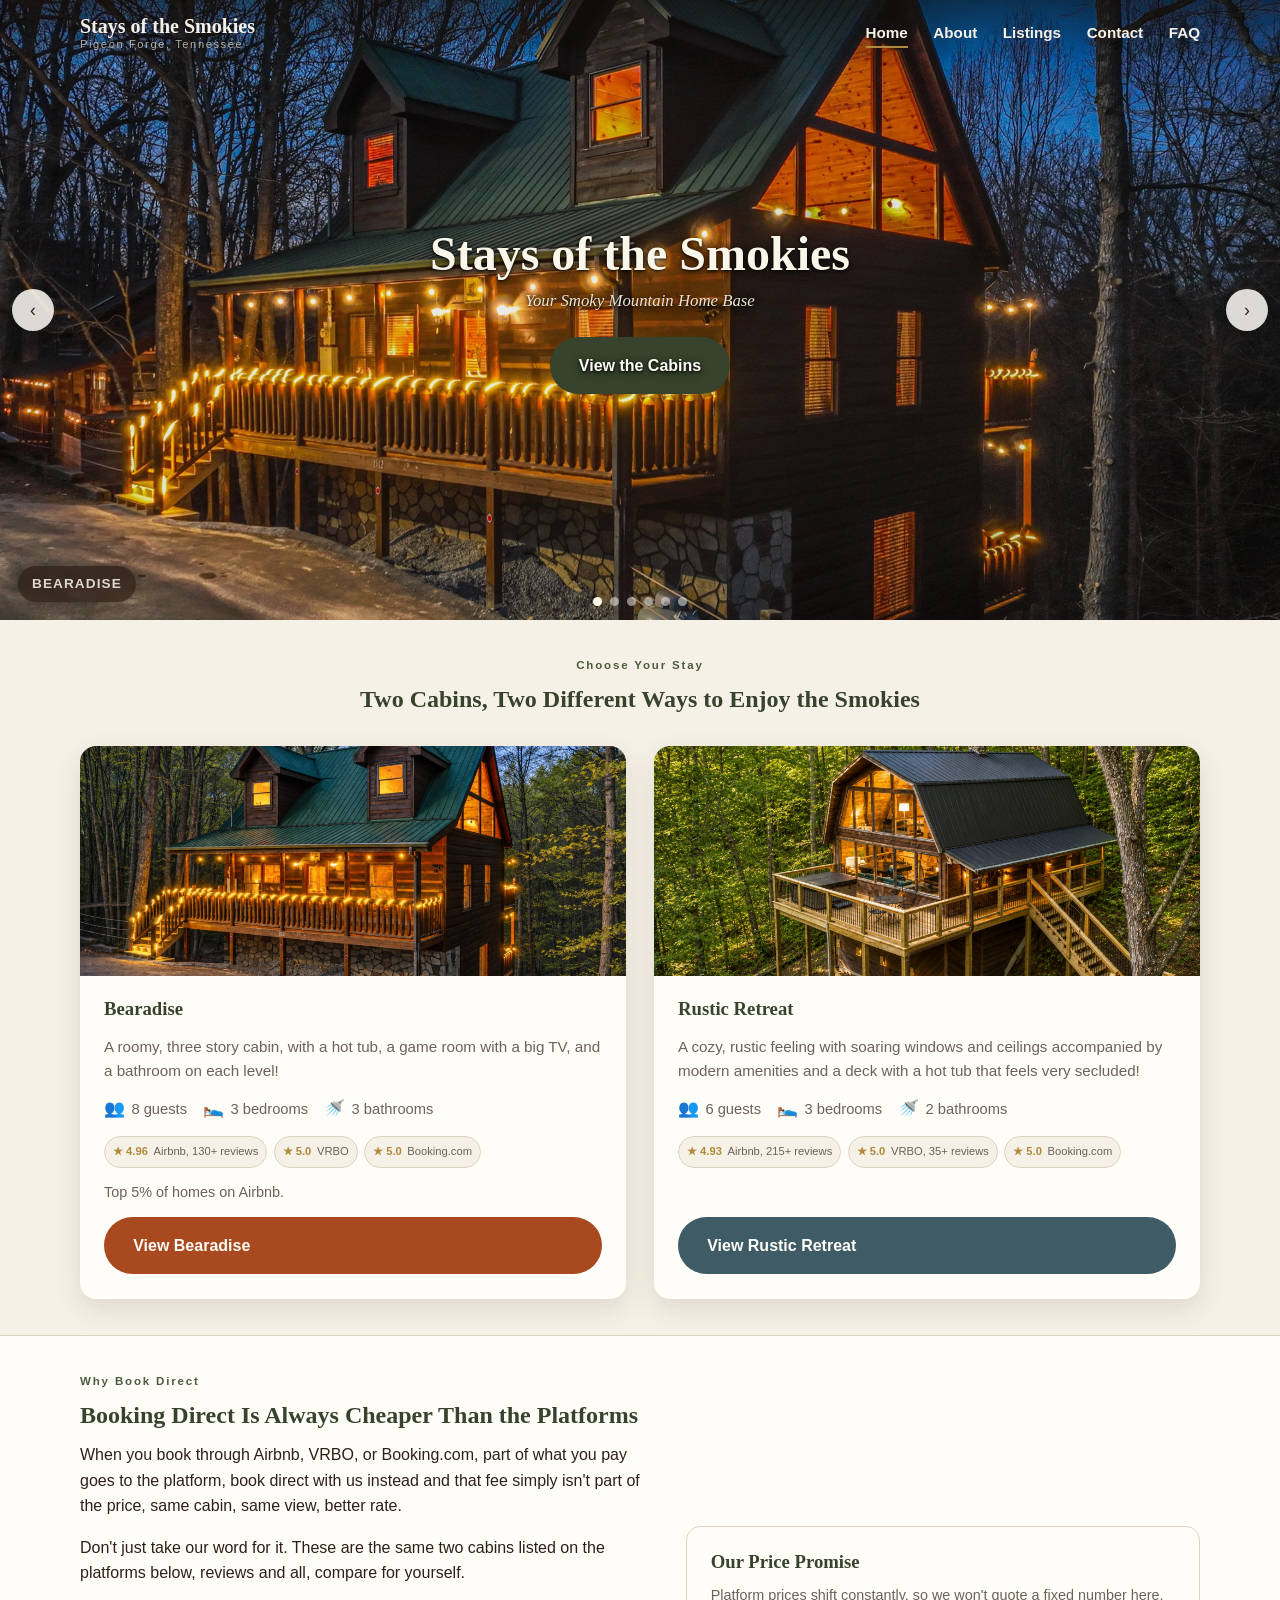
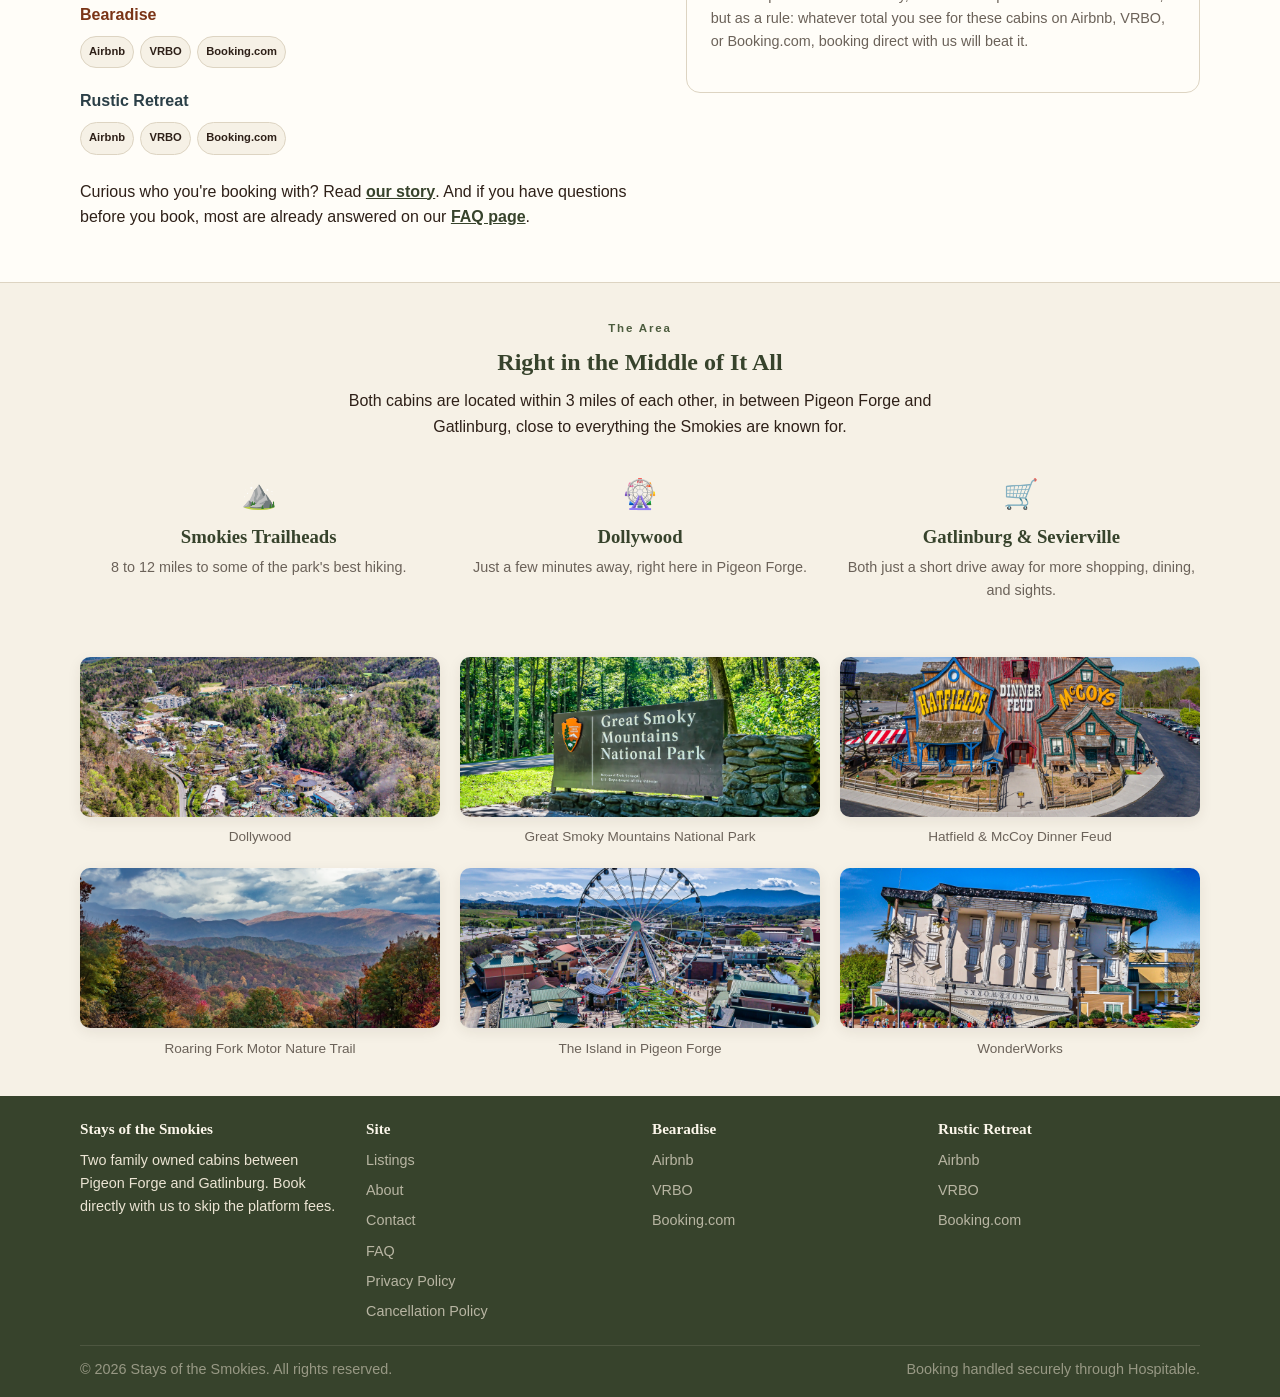
<file: index.html>
<!DOCTYPE html>
<html lang="en">
<head>
<meta charset="UTF-8">
<meta name="viewport" content="width=device-width, initial-scale=1.0">
<!-- Google tag (gtag.js) -->
<script async src="https://www.googletagmanager.com/gtag/js?id=G-NF62BS4Q3E"></script>
<script>
  window.dataLayer = window.dataLayer || [];
  function gtag(){dataLayer.push(arguments);}
  gtag('js', new Date());
  gtag('config', 'G-NF62BS4Q3E');
</script>
<title>Stays of the Smokies | Pigeon Forge Cabins, Direct Booking</title>
<meta name="description" content="Book Bearadise and Rustic Retreat direct and skip the platform fees. Two family owned cabins in Pigeon Forge, Tennessee, minutes from Gatlinburg and Sevierville.">
<meta property="og:type" content="website">
<meta property="og:site_name" content="Stays of the Smokies">
<meta property="og:title" content="Stays of the Smokies | Pigeon Forge Cabins, Direct Booking">
<meta property="og:description" content="Book Bearadise and Rustic Retreat direct and skip the platform fees. Two family owned cabins in Pigeon Forge, Tennessee, minutes from Gatlinburg and Sevierville.">
<meta property="og:url" content="https://staysofthesmokies.com/">
<meta property="og:image" content="https://staysofthesmokies.com/images/rustic-retreat/Exterior/winner.jpg">
<meta name="twitter:card" content="summary_large_image">
<link rel="icon" type="image/svg+xml" href="favicon.svg">
<link rel="stylesheet" href="css/base.css">
</head>
<body>
<a class="skip-link" href="#main">Skip to content</a>

<header class="site-header header-overlay">
  <div class="container">
    <a class="brand" href="index.html">
      <span class="brand-name">Stays of the Smokies</span>
      <span class="brand-region">Pigeon Forge, Tennessee</span>
    </a>
    <button class="nav-toggle" type="button" aria-expanded="false" aria-controls="primary-nav" aria-label="Toggle menu">&#9776;</button>
    <nav class="main-nav" id="primary-nav" aria-label="Primary">
      <ul>
        <li><a href="index.html" aria-current="page">Home</a></li>
        <li><a href="about.html">About</a></li>
        <li><a href="listings.html">Listings</a></li>
        <li><a href="contact.html">Contact</a></li>
        <li><a href="faq.html">FAQ</a></li>
      </ul>
    </nav>
  </div>
</header>

<main id="main">

  <section class="hero" aria-label="Featured photos of both cabins">
    <div class="carousel" data-carousel>
      <div class="carousel-track">

        <div class="carousel-slide is-active">
          <img src="images/bearadise/Exterior/DJI_0617 (1).jpg" alt="Aerial twilight view of the Bearadise cabin lit with string lights along its wraparound porch, surrounded by forest" loading="eager">
          <span class="carousel-caption">Bearadise</span>
        </div>

        <div class="carousel-slide">
          <img src="images/rustic-retreat/Exterior/Drone-9.jpg" alt="Rustic Retreat's chalet style A frame exterior with a full glass gable end, seen through surrounding trees" loading="lazy">
          <span class="carousel-caption">Rustic Retreat</span>
        </div>

        <div class="carousel-slide">
          <img src="images/bearadise/Living Room, Dining Room &amp; Kitchen/DSC_0953.jpg" alt="Bearadise living room with two gray sofas facing a stone fireplace under a wood plank vaulted ceiling" loading="lazy">
          <span class="carousel-caption">Bearadise</span>
        </div>

        <div class="carousel-slide">
          <img src="images/rustic-retreat/Open Concept Living &amp; Dining Area/Cabin0001.jpg" alt="Rustic Retreat's great room with a spiral staircase, dining table, and sectional sofa beneath a soaring wood ceiling" loading="lazy">
          <span class="carousel-caption">Rustic Retreat</span>
        </div>

        <div class="carousel-slide">
          <img src="images/bearadise/Deck (Lower)/hot tub night.jpg" alt="Private hot tub on the Bearadise deck lit with warm string lights at dusk" loading="lazy">
          <span class="carousel-caption">Bearadise</span>
        </div>

        <div class="carousel-slide">
          <img src="images/rustic-retreat/Deck/Cabin050.jpg" alt="Rustic Retreat's screened deck hot tub glowing at night with the kitchen and living room visible through the windows" loading="lazy">
          <span class="carousel-caption">Rustic Retreat</span>
        </div>

      </div>

      <div class="carousel-controls">
        <button class="carousel-arrow" type="button" data-carousel-action="prev" aria-label="Previous photo">&#8249;</button>
        <button class="carousel-arrow" type="button" data-carousel-action="next" aria-label="Next photo">&#8250;</button>
      </div>
      <div class="carousel-dots" role="tablist" aria-label="Choose photo"></div>
    </div>

    <div class="hero-scrim" aria-hidden="true"></div>

    <div class="hero-copy">
      <h1>Stays of the Smokies</h1>
      <p class="hero-tagline">Your Smoky Mountain Home Base</p>
      <a class="btn btn-primary" href="listings.html">View the Cabins</a>
    </div>
  </section>

  <section aria-labelledby="cabins-heading">
    <div class="container">
      <div class="section-heading">
        <p class="eyebrow">Choose Your Stay</p>
        <h2 id="cabins-heading">Two Cabins, Two Different Ways to Enjoy the Smokies</h2>
      </div>

      <div class="cabin-grid">

        <article class="cabin-card accent-bearadise">
          <img class="is-full-photo" src="images/bearadise/Exterior/ChatGPT Image May 3, 2026 at 06_09_44 PM.jpg" alt="Twilight exterior of Bearadise showing its green metal roof, dormer windows, and covered porch" loading="lazy">
          <div class="cabin-card-body">
            <h3>Bearadise</h3>
            <p class="tagline">A roomy, three story cabin, with a hot tub, a game room with a big TV, and a bathroom on each level!</p>
            <ul class="icon-row">
              <li><span class="icon" aria-hidden="true">&#128101;</span> 8 guests</li>
              <li><span class="icon" aria-hidden="true">&#128716;</span> 3 bedrooms</li>
              <li><span class="icon" aria-hidden="true">&#128703;</span> 3 bathrooms</li>
            </ul>
            <div class="trust-row">
              <a class="trust-badge" href="https://www.airbnb.co.uk/rooms/1104481339632536285" target="_blank" rel="noopener">
                <span class="stars">&#9733; 4.96</span><span class="platform">Airbnb, 130+ reviews</span>
              </a>
              <a class="trust-badge" href="https://www.vrbo.com/3888383?dateless=true" target="_blank" rel="noopener">
                <span class="stars">&#9733; 5.0</span><span class="platform">VRBO</span>
              </a>
              <a class="trust-badge" href="https://www.booking.com/hotel/us/private-cabin-sleeps-8-with-3-full-bathrooms-pool-table-and-wet-bar-sevierville.html" target="_blank" rel="noopener">
                <span class="stars">&#9733; 5.0</span><span class="platform">Booking.com</span>
              </a>
            </div>
            <p class="policy-note" style="margin:0;">Top 5% of homes on Airbnb.</p>
            <a class="btn btn-bearadise" href="cabins/bearadise.html" style="margin-top:auto;">View Bearadise</a>
          </div>
        </article>

        <article class="cabin-card accent-rustic">
          <img src="images/rustic-retreat/Exterior/winner.jpg" alt="Twilight aerial view of Rustic Retreat's A frame exterior and wraparound deck" loading="lazy">
          <div class="cabin-card-body">
            <h3>Rustic Retreat</h3>
            <p class="tagline">A cozy, rustic feeling with soaring windows and ceilings accompanied by modern amenities and a deck with a hot tub that feels very secluded!</p>
            <ul class="icon-row">
              <li><span class="icon" aria-hidden="true">&#128101;</span> 6 guests</li>
              <li><span class="icon" aria-hidden="true">&#128716;</span> 3 bedrooms</li>
              <li><span class="icon" aria-hidden="true">&#128703;</span> 2 bathrooms</li>
            </ul>
            <div class="trust-row">
              <a class="trust-badge" href="https://www.airbnb.co.uk/rooms/605084321768371829" target="_blank" rel="noopener">
                <span class="stars">&#9733; 4.93</span><span class="platform">Airbnb, 215+ reviews</span>
              </a>
              <a class="trust-badge" href="https://www.vrbo.com/2707751" target="_blank" rel="noopener">
                <span class="stars">&#9733; 5.0</span><span class="platform">VRBO, 35+ reviews</span>
              </a>
              <a class="trust-badge" href="https://www.booking.com/hotel/us/rustic-charm-w-modern-amenities-and-secluded-feel.html" target="_blank" rel="noopener">
                <span class="stars">&#9733; 5.0</span><span class="platform">Booking.com</span>
              </a>
            </div>
            <a class="btn btn-rustic" href="cabins/rustic-retreat.html" style="margin-top:auto;">View Rustic Retreat</a>
          </div>
        </article>

      </div>
    </div>
  </section>

  <section class="section-cream" aria-labelledby="direct-heading">
    <div class="container">
      <div class="benefit-block">
        <div>
          <p class="eyebrow">Why Book Direct</p>
          <h2 id="direct-heading">Booking Direct Is Always Cheaper Than the Platforms</h2>
          <p>When you book through Airbnb, VRBO, or Booking.com, part of what you pay goes to the platform, book direct with us instead and that fee simply isn't part of the price, same cabin, same view, better rate.</p>
          <p>Don't just take our word for it. These are the same two cabins listed on the platforms below, reviews and all, compare for yourself.</p>
          <div style="margin-bottom:1.25rem;">
            <p style="font-weight:700; margin-bottom:0.5rem; color:var(--bearadise-accent-deep);">Bearadise</p>
            <div class="trust-row">
              <a class="trust-badge" href="https://www.airbnb.co.uk/rooms/1104481339632536285" target="_blank" rel="noopener">Airbnb</a>
              <a class="trust-badge" href="https://www.vrbo.com/3888383?dateless=true" target="_blank" rel="noopener">VRBO</a>
              <a class="trust-badge" href="https://www.booking.com/hotel/us/private-cabin-sleeps-8-with-3-full-bathrooms-pool-table-and-wet-bar-sevierville.html" target="_blank" rel="noopener">Booking.com</a>
            </div>
          </div>
          <div style="margin-bottom:1.25rem;">
            <p style="font-weight:700; margin-bottom:0.5rem; color:var(--rustic-accent-deep);">Rustic Retreat</p>
            <div class="trust-row">
              <a class="trust-badge" href="https://www.airbnb.co.uk/rooms/605084321768371829" target="_blank" rel="noopener">Airbnb</a>
              <a class="trust-badge" href="https://www.vrbo.com/2707751" target="_blank" rel="noopener">VRBO</a>
              <a class="trust-badge" href="https://www.booking.com/hotel/us/rustic-charm-w-modern-amenities-and-secluded-feel.html" target="_blank" rel="noopener">Booking.com</a>
            </div>
          </div>
          <p style="margin-top:1.5rem;">Curious who you're booking with? Read <a href="about.html" style="font-weight:600; color:var(--forest);">our story</a>. And if you have questions before you book, most are already answered on our <a href="faq.html" style="font-weight:600; color:var(--forest);">FAQ page</a>.</p>
        </div>
        <div class="info-card">
          <h3 style="margin-bottom:0.75rem;">Our Price Promise</h3>
          <p class="policy-note">Platform prices shift constantly, so we won't quote a fixed number here, but as a rule: whatever total you see for these cabins on Airbnb, VRBO, or Booking.com, booking direct with us will beat it.</p>
        </div>
      </div>
    </div>
  </section>

  <section aria-labelledby="area-heading">
    <div class="container">
      <div class="section-heading">
        <p class="eyebrow">The Area</p>
        <h2 id="area-heading">Right in the Middle of It All</h2>
        <p>Both cabins are located within 3 miles of each other, in between Pigeon Forge and Gatlinburg, close to everything the Smokies are known for.</p>
      </div>
      <div class="area-grid">
        <div>
          <span class="icon" aria-hidden="true">&#9968;&#65039;</span>
          <h3>Smokies Trailheads</h3>
          <p class="policy-note">8 to 12 miles to some of the park's best hiking.</p>
        </div>
        <div>
          <span class="icon" aria-hidden="true">&#127905;</span>
          <h3>Dollywood</h3>
          <p class="policy-note">Just a few minutes away, right here in Pigeon Forge.</p>
        </div>
        <div>
          <span class="icon" aria-hidden="true">&#128722;</span>
          <h3>Gatlinburg &amp; Sevierville</h3>
          <p class="policy-note">Both just a short drive away for more shopping, dining, and sights.</p>
        </div>
      </div>

      <div class="attraction-grid">
        <figure>
          <img src="images/bearadise/Dollywood-Aerial (1).jpg" alt="Aerial view of Dollywood theme park with a roller coaster winding through the Smoky Mountains" loading="lazy">
          <figcaption>Dollywood</figcaption>
        </figure>
        <figure>
          <img src="images/bearadise/GSMNP-Sign-1 (2).jpg" alt="Great Smoky Mountains National Park entrance sign surrounded by forest" loading="lazy">
          <figcaption>Great Smoky Mountains National Park</figcaption>
        </figure>
        <figure>
          <img src="images/bearadise/Hatfields-and-McCoys (1).jpg" alt="The Hatfield and McCoy Dinner Feud show building in Pigeon Forge" loading="lazy">
          <figcaption>Hatfield &amp; McCoy Dinner Feud</figcaption>
        </figure>
        <figure>
          <img src="images/bearadise/Roaring-Fork-View.jpg" alt="Fall foliage view of the Smoky Mountains from the Roaring Fork Motor Nature Trail" loading="lazy">
          <figcaption>Roaring Fork Motor Nature Trail</figcaption>
        </figure>
        <figure>
          <img src="images/bearadise/The-Island (2).jpg" alt="The Island in Pigeon Forge, with its Ferris wheel and shops" loading="lazy">
          <figcaption>The Island in Pigeon Forge</figcaption>
        </figure>
        <figure>
          <img src="images/bearadise/Wonderworks (2).jpg" alt="The upside down WonderWorks building in Pigeon Forge" loading="lazy">
          <figcaption>WonderWorks</figcaption>
        </figure>
      </div>
    </div>
  </section>

</main>

<footer class="site-footer">
  <div class="container">
    <div class="footer-grid">
      <div>
        <h4>Stays of the Smokies</h4>
        <p style="max-width:260px;">Two family owned cabins between Pigeon Forge and Gatlinburg. Book directly with us to skip the platform fees.</p>
      </div>
      <div>
        <h4>Site</h4>
        <ul>
          <li><a href="listings.html">Listings</a></li>
          <li><a href="about.html">About</a></li>
          <li><a href="contact.html">Contact</a></li>
          <li><a href="faq.html">FAQ</a></li>
          <li><a href="privacy.html">Privacy Policy</a></li>
          <li><a href="cancellation-policy.html">Cancellation Policy</a></li>
        </ul>
      </div>
      <div>
        <h4>Bearadise</h4>
        <ul>
          <li><a href="https://www.airbnb.co.uk/rooms/1104481339632536285" target="_blank" rel="noopener">Airbnb</a></li>
          <li><a href="https://www.vrbo.com/3888383?dateless=true" target="_blank" rel="noopener">VRBO</a></li>
          <li><a href="https://www.booking.com/hotel/us/private-cabin-sleeps-8-with-3-full-bathrooms-pool-table-and-wet-bar-sevierville.html" target="_blank" rel="noopener">Booking.com</a></li>
        </ul>
      </div>
      <div>
        <h4>Rustic Retreat</h4>
        <ul>
          <li><a href="https://www.airbnb.co.uk/rooms/605084321768371829" target="_blank" rel="noopener">Airbnb</a></li>
          <li><a href="https://www.vrbo.com/2707751" target="_blank" rel="noopener">VRBO</a></li>
          <li><a href="https://www.booking.com/hotel/us/rustic-charm-w-modern-amenities-and-secluded-feel.html" target="_blank" rel="noopener">Booking.com</a></li>
        </ul>
      </div>
    </div>
    <div class="footer-bottom">
      <span>&copy; 2026 Stays of the Smokies. All rights reserved.</span>
      <span>Booking handled securely through Hospitable.</span>
    </div>
  </div>
</footer>

<script src="js/nav.js"></script>
<script src="js/carousel.js"></script>
</body>
</html>
</file>
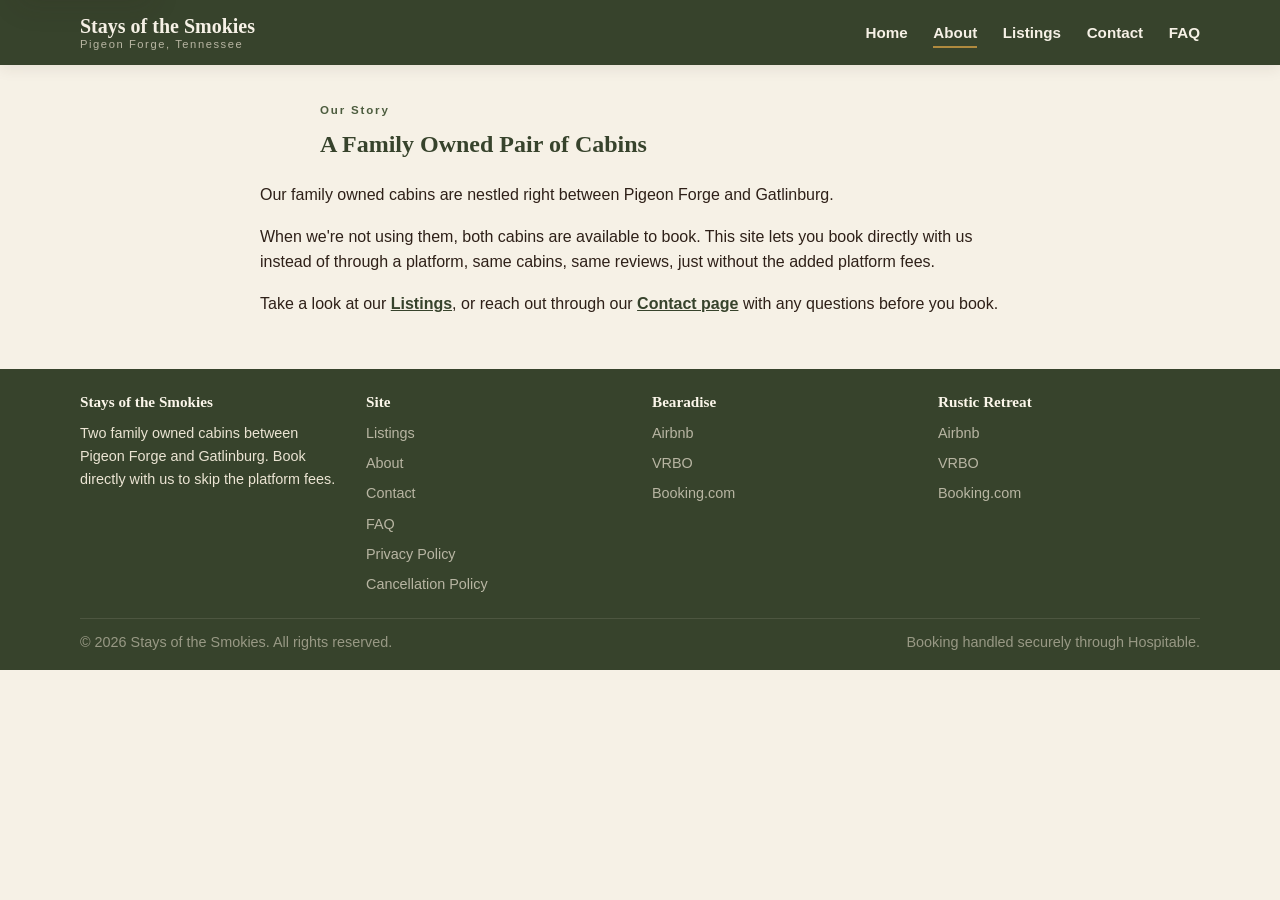
<file: about.html>
<!DOCTYPE html>
<html lang="en">
<head>
<meta charset="UTF-8">
<meta name="viewport" content="width=device-width, initial-scale=1.0">
<!-- Google tag (gtag.js) -->
<script async src="https://www.googletagmanager.com/gtag/js?id=G-NF62BS4Q3E"></script>
<script>
  window.dataLayer = window.dataLayer || [];
  function gtag(){dataLayer.push(arguments);}
  gtag('js', new Date());
  gtag('config', 'G-NF62BS4Q3E');
</script>
<title>About Us | Stays of the Smokies</title>
<meta name="description" content="Stays of the Smokies is a family owned pair of cabins in Pigeon Forge, Tennessee. Meet the family behind Bearadise and Rustic Retreat.">
<meta property="og:type" content="website">
<meta property="og:site_name" content="Stays of the Smokies">
<meta property="og:title" content="About Us | Stays of the Smokies">
<meta property="og:description" content="Stays of the Smokies is a family owned pair of cabins in Pigeon Forge, Tennessee. Meet the family behind Bearadise and Rustic Retreat.">
<meta property="og:url" content="https://staysofthesmokies.com/about.html">
<meta property="og:image" content="https://staysofthesmokies.com/images/rustic-retreat/Exterior/winner.jpg">
<meta name="twitter:card" content="summary_large_image">
<link rel="icon" type="image/svg+xml" href="favicon.svg">
<link rel="stylesheet" href="css/base.css">
</head>
<body>
<a class="skip-link" href="#main">Skip to content</a>

<header class="site-header">
  <div class="container">
    <a class="brand" href="index.html">
      <span class="brand-name">Stays of the Smokies</span>
      <span class="brand-region">Pigeon Forge, Tennessee</span>
    </a>
    <button class="nav-toggle" type="button" aria-expanded="false" aria-controls="primary-nav" aria-label="Toggle menu">&#9776;</button>
    <nav class="main-nav" id="primary-nav" aria-label="Primary">
      <ul>
        <li><a href="index.html">Home</a></li>
        <li><a href="about.html" aria-current="page">About</a></li>
        <li><a href="listings.html">Listings</a></li>
        <li><a href="contact.html">Contact</a></li>
        <li><a href="faq.html">FAQ</a></li>
      </ul>
    </nav>
  </div>
</header>

<main id="main">
  <section>
    <div class="container" style="max-width:800px;">
      <div class="section-heading" style="text-align:left; margin-bottom:1.5rem;">
        <p class="eyebrow">Our Story</p>
        <h1>A Family Owned Pair of Cabins</h1>
      </div>

      <p>Our family owned cabins are nestled right between Pigeon Forge and Gatlinburg.</p>

      <p>When we're not using them, both cabins are available to book. This site lets you book directly with us instead of through a platform, same cabins, same reviews, just without the added platform fees.</p>

      <p>Take a look at our <a href="listings.html" style="font-weight:600; color:var(--forest);">Listings</a>, or reach out through our <a href="contact.html" style="font-weight:600; color:var(--forest);">Contact page</a> with any questions before you book.</p>
    </div>
  </section>
</main>

<footer class="site-footer">
  <div class="container">
    <div class="footer-grid">
      <div>
        <h4>Stays of the Smokies</h4>
        <p style="max-width:260px;">Two family owned cabins between Pigeon Forge and Gatlinburg. Book directly with us to skip the platform fees.</p>
      </div>
      <div>
        <h4>Site</h4>
        <ul>
          <li><a href="listings.html">Listings</a></li>
          <li><a href="about.html">About</a></li>
          <li><a href="contact.html">Contact</a></li>
          <li><a href="faq.html">FAQ</a></li>
          <li><a href="privacy.html">Privacy Policy</a></li>
          <li><a href="cancellation-policy.html">Cancellation Policy</a></li>
        </ul>
      </div>
      <div>
        <h4>Bearadise</h4>
        <ul>
          <li><a href="https://www.airbnb.co.uk/rooms/1104481339632536285" target="_blank" rel="noopener">Airbnb</a></li>
          <li><a href="https://www.vrbo.com/3888383?dateless=true" target="_blank" rel="noopener">VRBO</a></li>
          <li><a href="https://www.booking.com/hotel/us/private-cabin-sleeps-8-with-3-full-bathrooms-pool-table-and-wet-bar-sevierville.html" target="_blank" rel="noopener">Booking.com</a></li>
        </ul>
      </div>
      <div>
        <h4>Rustic Retreat</h4>
        <ul>
          <li><a href="https://www.airbnb.co.uk/rooms/605084321768371829" target="_blank" rel="noopener">Airbnb</a></li>
          <li><a href="https://www.vrbo.com/2707751" target="_blank" rel="noopener">VRBO</a></li>
          <li><a href="https://www.booking.com/hotel/us/rustic-charm-w-modern-amenities-and-secluded-feel.html" target="_blank" rel="noopener">Booking.com</a></li>
        </ul>
      </div>
    </div>
    <div class="footer-bottom">
      <span>&copy; 2026 Stays of the Smokies. All rights reserved.</span>
      <span>Booking handled securely through Hospitable.</span>
    </div>
  </div>
</footer>

<script src="js/nav.js"></script>
</body>
</html>
</file>
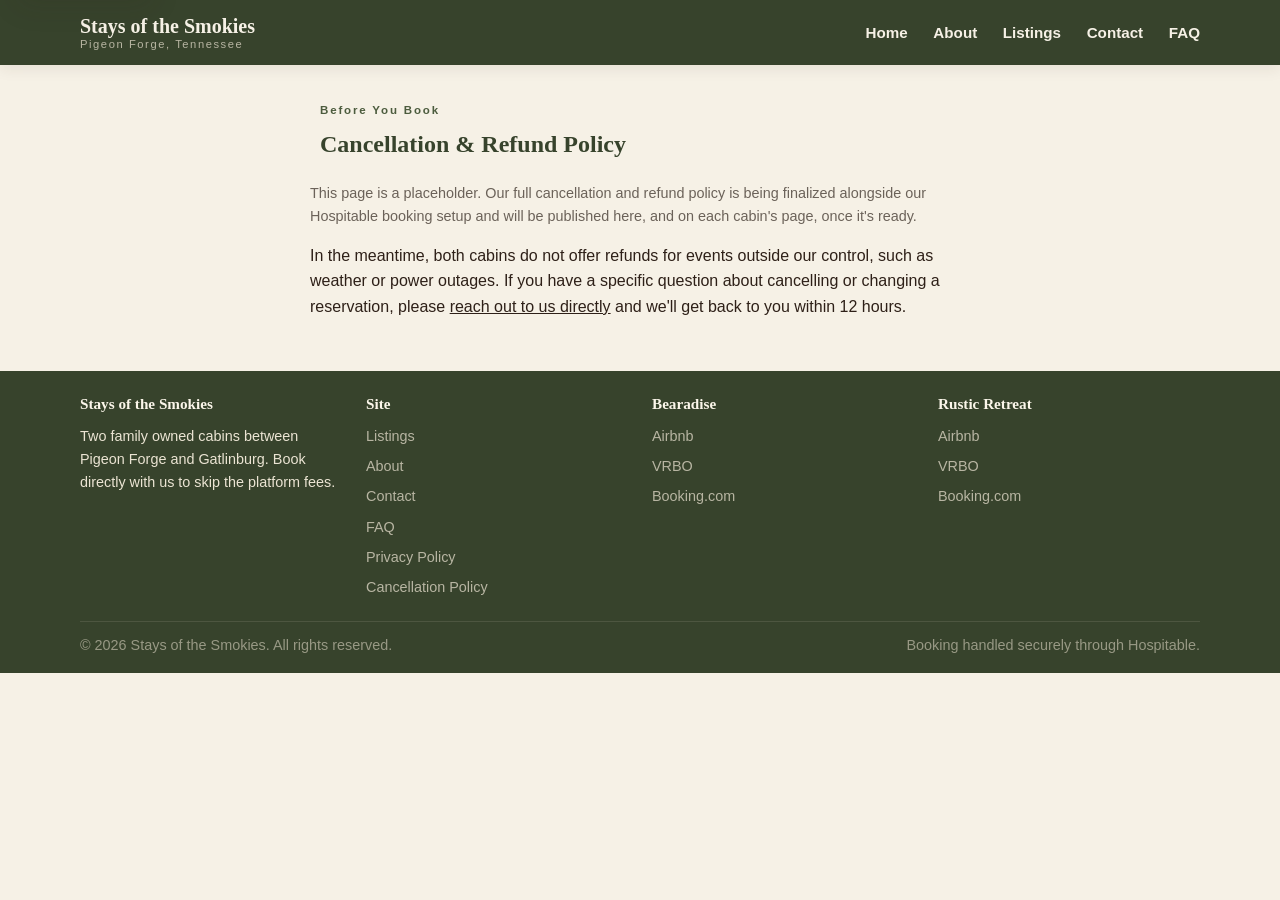
<file: cancellation-policy.html>
<!DOCTYPE html>
<html lang="en">
<head>
<meta charset="UTF-8">
<meta name="viewport" content="width=device-width, initial-scale=1.0">
<!-- Google tag (gtag.js) -->
<script async src="https://www.googletagmanager.com/gtag/js?id=G-NF62BS4Q3E"></script>
<script>
  window.dataLayer = window.dataLayer || [];
  function gtag(){dataLayer.push(arguments);}
  gtag('js', new Date());
  gtag('config', 'G-NF62BS4Q3E');
</script>
<title>Cancellation Policy | Stays of the Smokies</title>
<meta name="description" content="Cancellation and refund policy for Bearadise and Rustic Retreat, Pigeon Forge, Tennessee.">
<meta property="og:type" content="website">
<meta property="og:site_name" content="Stays of the Smokies">
<meta property="og:title" content="Cancellation Policy | Stays of the Smokies">
<meta property="og:description" content="Cancellation and refund policy for Bearadise and Rustic Retreat, Pigeon Forge, Tennessee.">
<meta property="og:url" content="https://staysofthesmokies.com/cancellation-policy.html">
<meta property="og:image" content="https://staysofthesmokies.com/images/rustic-retreat/Exterior/winner.jpg">
<meta name="twitter:card" content="summary_large_image">
<link rel="icon" type="image/svg+xml" href="favicon.svg">
<link rel="stylesheet" href="css/base.css">
</head>
<body>
<a class="skip-link" href="#main">Skip to content</a>

<header class="site-header">
  <div class="container">
    <a class="brand" href="index.html">
      <span class="brand-name">Stays of the Smokies</span>
      <span class="brand-region">Pigeon Forge, Tennessee</span>
    </a>
    <button class="nav-toggle" type="button" aria-expanded="false" aria-controls="primary-nav" aria-label="Toggle menu">&#9776;</button>
    <nav class="main-nav" id="primary-nav" aria-label="Primary">
      <ul>
        <li><a href="index.html">Home</a></li>
        <li><a href="about.html">About</a></li>
        <li><a href="listings.html">Listings</a></li>
        <li><a href="contact.html">Contact</a></li>
        <li><a href="faq.html">FAQ</a></li>
      </ul>
    </nav>
  </div>
</header>

<main id="main">
  <section>
    <div class="container" style="max-width:700px;">
      <div class="section-heading" style="text-align:left; margin-bottom:1.5rem;">
        <p class="eyebrow">Before You Book</p>
        <h1>Cancellation &amp; Refund Policy</h1>
      </div>

      <p class="policy-note">This page is a placeholder. Our full cancellation and refund policy is being finalized alongside our Hospitable booking setup and will be published here, and on each cabin's page, once it's ready.</p>

      <p>In the meantime, both cabins do not offer refunds for events outside our control, such as weather or power outages. If you have a specific question about cancelling or changing a reservation, please <a href="contact.html">reach out to us directly</a> and we'll get back to you within 12 hours.</p>
    </div>
  </section>
</main>

<footer class="site-footer">
  <div class="container">
    <div class="footer-grid">
      <div>
        <h4>Stays of the Smokies</h4>
        <p style="max-width:260px;">Two family owned cabins between Pigeon Forge and Gatlinburg. Book directly with us to skip the platform fees.</p>
      </div>
      <div>
        <h4>Site</h4>
        <ul>
          <li><a href="listings.html">Listings</a></li>
          <li><a href="about.html">About</a></li>
          <li><a href="contact.html">Contact</a></li>
          <li><a href="faq.html">FAQ</a></li>
          <li><a href="privacy.html">Privacy Policy</a></li>
          <li><a href="cancellation-policy.html">Cancellation Policy</a></li>
        </ul>
      </div>
      <div>
        <h4>Bearadise</h4>
        <ul>
          <li><a href="https://www.airbnb.co.uk/rooms/1104481339632536285" target="_blank" rel="noopener">Airbnb</a></li>
          <li><a href="https://www.vrbo.com/3888383?dateless=true" target="_blank" rel="noopener">VRBO</a></li>
          <li><a href="https://www.booking.com/hotel/us/private-cabin-sleeps-8-with-3-full-bathrooms-pool-table-and-wet-bar-sevierville.html" target="_blank" rel="noopener">Booking.com</a></li>
        </ul>
      </div>
      <div>
        <h4>Rustic Retreat</h4>
        <ul>
          <li><a href="https://www.airbnb.co.uk/rooms/605084321768371829" target="_blank" rel="noopener">Airbnb</a></li>
          <li><a href="https://www.vrbo.com/2707751" target="_blank" rel="noopener">VRBO</a></li>
          <li><a href="https://www.booking.com/hotel/us/rustic-charm-w-modern-amenities-and-secluded-feel.html" target="_blank" rel="noopener">Booking.com</a></li>
        </ul>
      </div>
    </div>
    <div class="footer-bottom">
      <span>&copy; 2026 Stays of the Smokies. All rights reserved.</span>
      <span>Booking handled securely through Hospitable.</span>
    </div>
  </div>
</footer>

<script src="js/nav.js"></script>
</body>
</html>
</file>
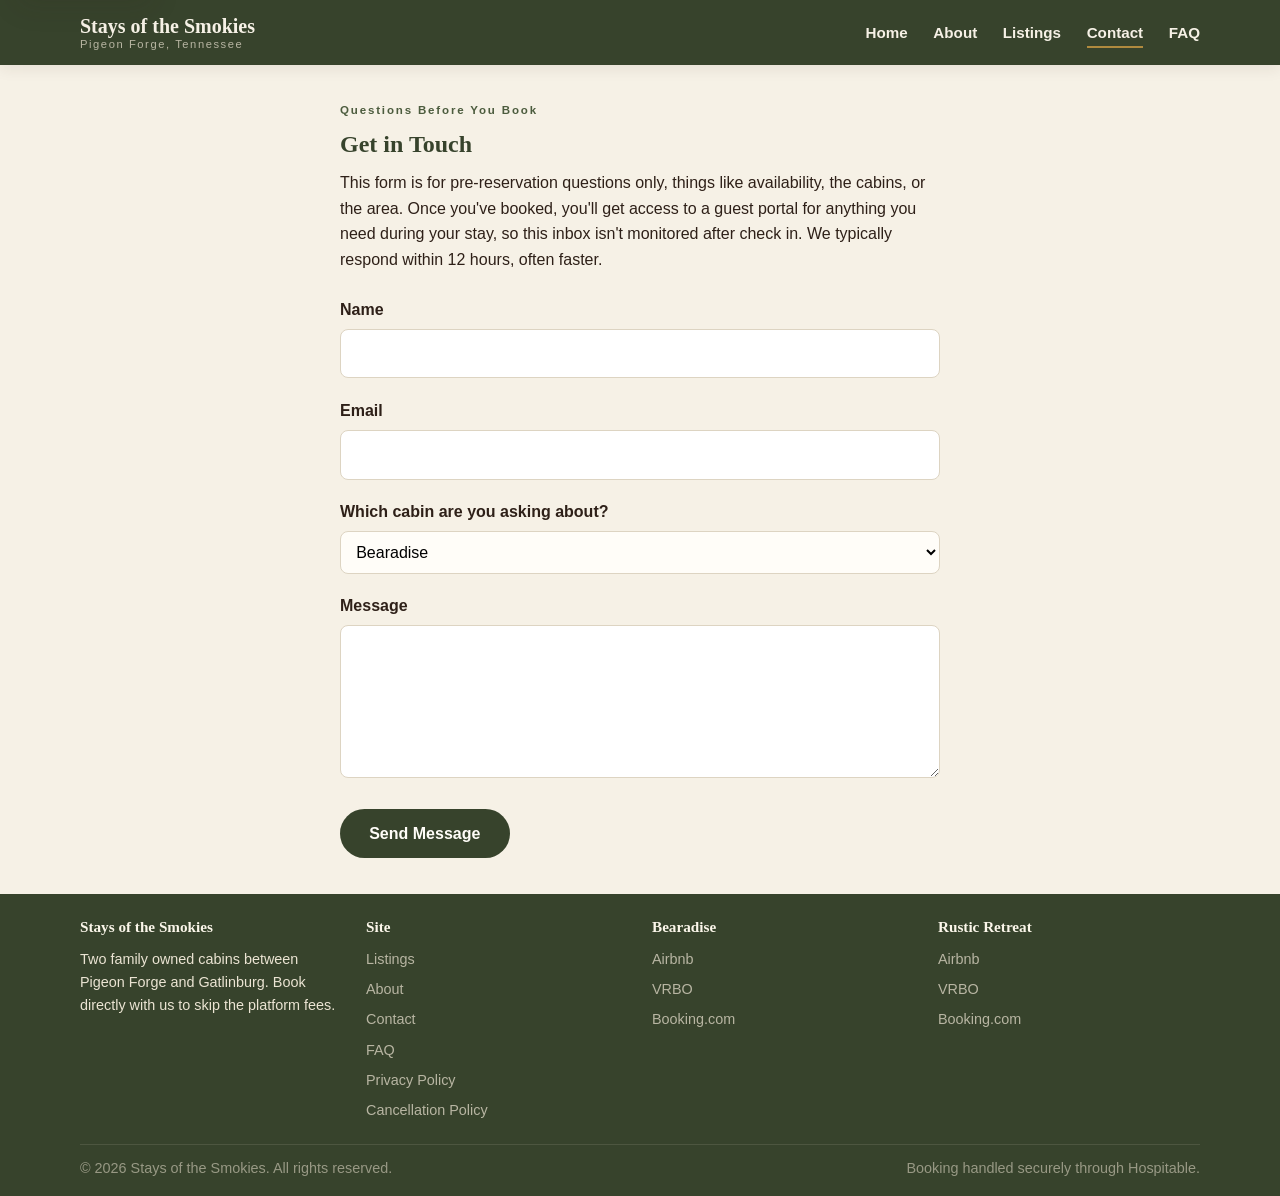
<file: contact.html>
<!DOCTYPE html>
<html lang="en">
<head>
<meta charset="UTF-8">
<meta name="viewport" content="width=device-width, initial-scale=1.0">
<!-- Google tag (gtag.js) -->
<script async src="https://www.googletagmanager.com/gtag/js?id=G-NF62BS4Q3E"></script>
<script>
  window.dataLayer = window.dataLayer || [];
  function gtag(){dataLayer.push(arguments);}
  gtag('js', new Date());
  gtag('config', 'G-NF62BS4Q3E');
</script>
<title>Contact | Stays of the Smokies</title>
<meta name="description" content="Questions before you book Bearadise or Rustic Retreat in Pigeon Forge, Tennessee? Send us a message, we typically respond within 12 hours.">
<meta property="og:type" content="website">
<meta property="og:site_name" content="Stays of the Smokies">
<meta property="og:title" content="Contact | Stays of the Smokies">
<meta property="og:description" content="Questions before you book Bearadise or Rustic Retreat in Pigeon Forge, Tennessee? Send us a message, we typically respond within 12 hours.">
<meta property="og:url" content="https://staysofthesmokies.com/contact.html">
<meta property="og:image" content="https://staysofthesmokies.com/images/rustic-retreat/Exterior/winner.jpg">
<meta name="twitter:card" content="summary_large_image">
<link rel="icon" type="image/svg+xml" href="favicon.svg">
<link rel="stylesheet" href="css/base.css">
</head>
<body>
<a class="skip-link" href="#main">Skip to content</a>

<header class="site-header">
  <div class="container">
    <a class="brand" href="index.html">
      <span class="brand-name">Stays of the Smokies</span>
      <span class="brand-region">Pigeon Forge, Tennessee</span>
    </a>
    <button class="nav-toggle" type="button" aria-expanded="false" aria-controls="primary-nav" aria-label="Toggle menu">&#9776;</button>
    <nav class="main-nav" id="primary-nav" aria-label="Primary">
      <ul>
        <li><a href="index.html">Home</a></li>
        <li><a href="about.html">About</a></li>
        <li><a href="listings.html">Listings</a></li>
        <li><a href="contact.html" aria-current="page">Contact</a></li>
        <li><a href="faq.html">FAQ</a></li>
      </ul>
    </nav>
  </div>
</header>

<main id="main">
  <section>
    <div class="container" style="max-width:640px;">
      <div class="section-heading" style="text-align:left; margin-bottom:1.5rem;">
        <p class="eyebrow">Questions Before You Book</p>
        <h1>Get in Touch</h1>
        <p>This form is for pre-reservation questions only, things like availability, the cabins, or the area. Once you've booked, you'll get access to a guest portal for anything you need during your stay, so this inbox isn't monitored after check in. We typically respond within 12 hours, often faster.</p>
      </div>

      <form action="https://formspree.io/f/mqpalqea" method="POST">
        <div style="margin-bottom:1.2rem;">
          <label for="name" style="display:block; font-weight:600; margin-bottom:0.4rem;">Name</label>
          <input type="text" id="name" name="name" required style="width:100%; padding:0.7rem; border:1px solid var(--line); border-radius:8px; font:inherit;">
        </div>
        <div style="margin-bottom:1.2rem;">
          <label for="email" style="display:block; font-weight:600; margin-bottom:0.4rem;">Email</label>
          <input type="email" id="email" name="email" required style="width:100%; padding:0.7rem; border:1px solid var(--line); border-radius:8px; font:inherit;">
        </div>
        <div style="margin-bottom:1.2rem;">
          <label for="cabin" style="display:block; font-weight:600; margin-bottom:0.4rem;">Which cabin are you asking about?</label>
          <select id="cabin" name="cabin" style="width:100%; padding:0.7rem; border:1px solid var(--line); border-radius:8px; font:inherit; background:var(--paper);">
            <option value="Bearadise">Bearadise</option>
            <option value="Rustic Retreat">Rustic Retreat</option>
            <option value="Not sure yet">Not sure yet</option>
          </select>
        </div>
        <div style="margin-bottom:1.5rem;">
          <label for="message" style="display:block; font-weight:600; margin-bottom:0.4rem;">Message</label>
          <textarea id="message" name="message" rows="5" required style="width:100%; padding:0.7rem; border:1px solid var(--line); border-radius:8px; font:inherit;"></textarea>
        </div>
        <input type="hidden" name="_subject" value="New inquiry from Stays of the Smokies">
        <button type="submit" class="btn btn-primary">Send Message</button>
      </form>
    </div>
  </section>
</main>

<footer class="site-footer">
  <div class="container">
    <div class="footer-grid">
      <div>
        <h4>Stays of the Smokies</h4>
        <p style="max-width:260px;">Two family owned cabins between Pigeon Forge and Gatlinburg. Book directly with us to skip the platform fees.</p>
      </div>
      <div>
        <h4>Site</h4>
        <ul>
          <li><a href="listings.html">Listings</a></li>
          <li><a href="about.html">About</a></li>
          <li><a href="contact.html">Contact</a></li>
          <li><a href="faq.html">FAQ</a></li>
          <li><a href="privacy.html">Privacy Policy</a></li>
          <li><a href="cancellation-policy.html">Cancellation Policy</a></li>
        </ul>
      </div>
      <div>
        <h4>Bearadise</h4>
        <ul>
          <li><a href="https://www.airbnb.co.uk/rooms/1104481339632536285" target="_blank" rel="noopener">Airbnb</a></li>
          <li><a href="https://www.vrbo.com/3888383?dateless=true" target="_blank" rel="noopener">VRBO</a></li>
          <li><a href="https://www.booking.com/hotel/us/private-cabin-sleeps-8-with-3-full-bathrooms-pool-table-and-wet-bar-sevierville.html" target="_blank" rel="noopener">Booking.com</a></li>
        </ul>
      </div>
      <div>
        <h4>Rustic Retreat</h4>
        <ul>
          <li><a href="https://www.airbnb.co.uk/rooms/605084321768371829" target="_blank" rel="noopener">Airbnb</a></li>
          <li><a href="https://www.vrbo.com/2707751" target="_blank" rel="noopener">VRBO</a></li>
          <li><a href="https://www.booking.com/hotel/us/rustic-charm-w-modern-amenities-and-secluded-feel.html" target="_blank" rel="noopener">Booking.com</a></li>
        </ul>
      </div>
    </div>
    <div class="footer-bottom">
      <span>&copy; 2026 Stays of the Smokies. All rights reserved.</span>
      <span>Booking handled securely through Hospitable.</span>
    </div>
  </div>
</footer>

<script src="js/nav.js"></script>
</body>
</html>
</file>
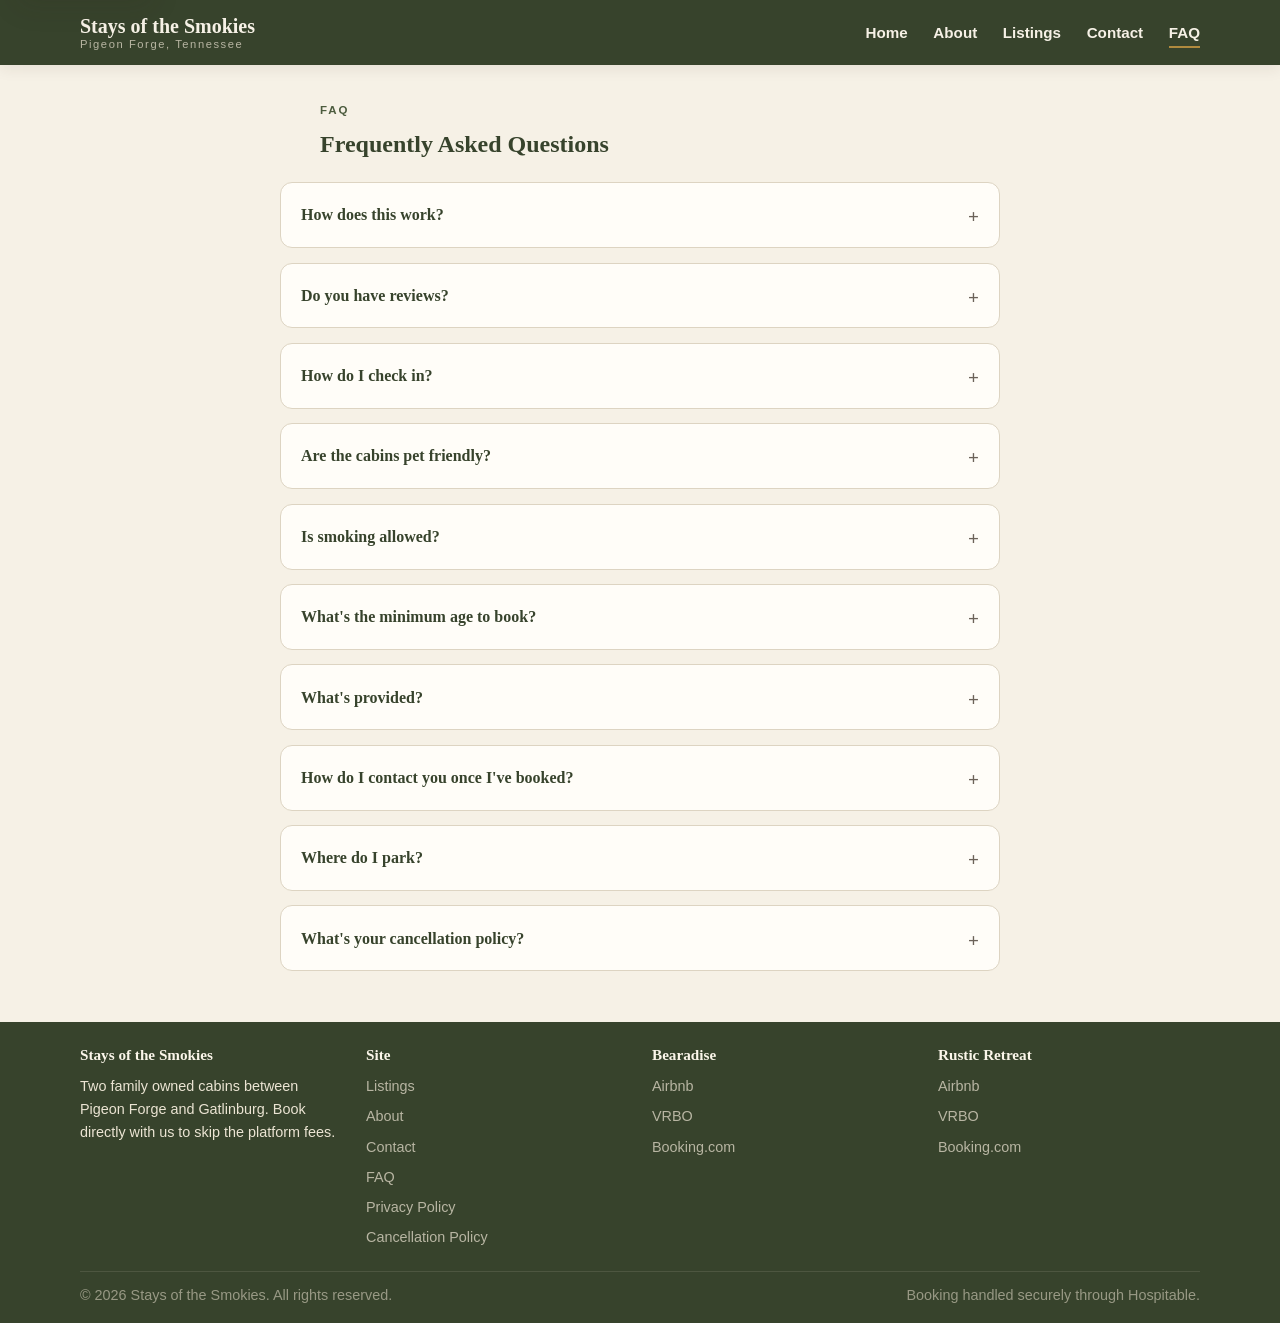
<file: faq.html>
<!DOCTYPE html>
<html lang="en">
<head>
<meta charset="UTF-8">
<meta name="viewport" content="width=device-width, initial-scale=1.0">
<!-- Google tag (gtag.js) -->
<script async src="https://www.googletagmanager.com/gtag/js?id=G-NF62BS4Q3E"></script>
<script>
  window.dataLayer = window.dataLayer || [];
  function gtag(){dataLayer.push(arguments);}
  gtag('js', new Date());
  gtag('config', 'G-NF62BS4Q3E');
</script>
<title>FAQ | Stays of the Smokies</title>
<meta name="description" content="Answers to common questions about booking Bearadise or Rustic Retreat direct in Pigeon Forge, Tennessee: check in, parking, pets, and more.">
<meta property="og:type" content="website">
<meta property="og:site_name" content="Stays of the Smokies">
<meta property="og:title" content="FAQ | Stays of the Smokies">
<meta property="og:description" content="Answers to common questions about booking Bearadise or Rustic Retreat direct in Pigeon Forge, Tennessee: check in, parking, pets, and more.">
<meta property="og:url" content="https://staysofthesmokies.com/faq.html">
<meta property="og:image" content="https://staysofthesmokies.com/images/rustic-retreat/Exterior/winner.jpg">
<meta name="twitter:card" content="summary_large_image">
<link rel="icon" type="image/svg+xml" href="favicon.svg">
<link rel="stylesheet" href="css/base.css">
</head>
<body>
<a class="skip-link" href="#main">Skip to content</a>

<header class="site-header">
  <div class="container">
    <a class="brand" href="index.html">
      <span class="brand-name">Stays of the Smokies</span>
      <span class="brand-region">Pigeon Forge, Tennessee</span>
    </a>
    <button class="nav-toggle" type="button" aria-expanded="false" aria-controls="primary-nav" aria-label="Toggle menu">&#9776;</button>
    <nav class="main-nav" id="primary-nav" aria-label="Primary">
      <ul>
        <li><a href="index.html">Home</a></li>
        <li><a href="about.html">About</a></li>
        <li><a href="listings.html">Listings</a></li>
        <li><a href="contact.html">Contact</a></li>
        <li><a href="faq.html" aria-current="page">FAQ</a></li>
      </ul>
    </nav>
  </div>
</header>

<main id="main">
  <section>
    <div class="container" style="max-width:760px;">
      <div class="section-heading" style="text-align:left; margin-bottom:1.5rem;">
        <p class="eyebrow">FAQ</p>
        <h1>Frequently Asked Questions</h1>
      </div>

      <details class="faq-item">
        <summary>How does this work?</summary>
        <p>Booking direct through this site saves you the platform fee that Airbnb, VRBO, and Booking.com add on top of your stay. Once you book, we'll be in touch right away to confirm the reservation and next steps. Three days before check in, you'll receive the cabin's address and door code by email, no keys and no in person check in meeting required.</p>
      </details>

      <details class="faq-item">
        <summary>Do you have reviews?</summary>
        <p>This site doesn't host reviews directly, but both cabins are the same ones listed on the platforms, reviews and all. Click the links to see the listings on each site. Bearadise: <a href="https://www.airbnb.co.uk/rooms/1104481339632536285" target="_blank" rel="noopener">Airbnb</a>, <a href="https://www.vrbo.com/3888383?dateless=true" target="_blank" rel="noopener">VRBO</a>, <a href="https://www.booking.com/hotel/us/private-cabin-sleeps-8-with-3-full-bathrooms-pool-table-and-wet-bar-sevierville.html" target="_blank" rel="noopener">Booking.com</a>. Rustic Retreat: <a href="https://www.airbnb.co.uk/rooms/605084321768371829" target="_blank" rel="noopener">Airbnb</a>, <a href="https://www.vrbo.com/2707751" target="_blank" rel="noopener">VRBO</a>, <a href="https://www.booking.com/hotel/us/rustic-charm-w-modern-amenities-and-secluded-feel.html" target="_blank" rel="noopener">Booking.com</a>.</p>
      </details>

      <details class="faq-item">
        <summary>How do I check in?</summary>
        <p>Three days before arrival, you'll get a detailed email with cabin instructions and your access code. Both cabins use electronic locks, so you can drive straight to the cabin and check yourself in, no meeting a host required.</p>
      </details>

      <details class="faq-item">
        <summary>Are the cabins pet friendly?</summary>
        <p>While we love pets, we regret that the cabins are not pet friendly. The land around both is steep and doesn't give pets a good area to relieve themselves.</p>
      </details>

      <details class="faq-item">
        <summary>Is smoking allowed?</summary>
        <p>No, smoking isn't allowed inside or anywhere on the property at either cabin. We almost lost one of the cabins to a wildfire once, so we take fire safety very seriously.</p>
      </details>

      <details class="faq-item">
        <summary>What's the minimum age to book?</summary>
        <p>The guest making the reservation must be at least 18.</p>
      </details>

      <details class="faq-item">
        <summary>What's provided?</summary>
        <p>Both cabins come stocked with kitchen basics (cookware, dishes, and utensils), bath towels, high speed WiFi, and plenty of board games. Bearadise adds a private hot tub, a primary suite jacuzzi, and a full game room with a pool table. Rustic Retreat adds a private hot tub and a loft office nook. Please refer to each cabin's page for a full list.</p>
      </details>

      <details class="faq-item">
        <summary>How do I contact you once I've booked?</summary>
        <p>Once you've booked, you'll get access to a guest portal where you can message us with anything you need throughout your stay. Our <a href="contact.html">contact form</a> is only for questions before you book.</p>
      </details>

      <details class="faq-item">
        <summary>Where do I park?</summary>
        <p>Parking is a little different at each cabin. Bearadise has a driveway right in front of the porch with room for 5 to 6 cars parked perpendicular, or about 3 parked parallel, plus extra gravel parking nearby. At Rustic Retreat, you'll pass one driveway then a smaller one that leads right to the cabin, with plenty of room to park along either. Full details are on each cabin's page.</p>
      </details>

      <details class="faq-item">
        <summary>What's your cancellation policy?</summary>
        <p>Our cancellation and refund policy is being finalized and will be posted on our <a href="cancellation-policy.html">Cancellation Policy page</a> and on each cabin's page. In the meantime, feel free to <a href="contact.html">ask us directly</a> before you book.</p>
      </details>
    </div>
  </section>
</main>

<footer class="site-footer">
  <div class="container">
    <div class="footer-grid">
      <div>
        <h4>Stays of the Smokies</h4>
        <p style="max-width:260px;">Two family owned cabins between Pigeon Forge and Gatlinburg. Book directly with us to skip the platform fees.</p>
      </div>
      <div>
        <h4>Site</h4>
        <ul>
          <li><a href="listings.html">Listings</a></li>
          <li><a href="about.html">About</a></li>
          <li><a href="contact.html">Contact</a></li>
          <li><a href="faq.html">FAQ</a></li>
          <li><a href="privacy.html">Privacy Policy</a></li>
          <li><a href="cancellation-policy.html">Cancellation Policy</a></li>
        </ul>
      </div>
      <div>
        <h4>Bearadise</h4>
        <ul>
          <li><a href="https://www.airbnb.co.uk/rooms/1104481339632536285" target="_blank" rel="noopener">Airbnb</a></li>
          <li><a href="https://www.vrbo.com/3888383?dateless=true" target="_blank" rel="noopener">VRBO</a></li>
          <li><a href="https://www.booking.com/hotel/us/private-cabin-sleeps-8-with-3-full-bathrooms-pool-table-and-wet-bar-sevierville.html" target="_blank" rel="noopener">Booking.com</a></li>
        </ul>
      </div>
      <div>
        <h4>Rustic Retreat</h4>
        <ul>
          <li><a href="https://www.airbnb.co.uk/rooms/605084321768371829" target="_blank" rel="noopener">Airbnb</a></li>
          <li><a href="https://www.vrbo.com/2707751" target="_blank" rel="noopener">VRBO</a></li>
          <li><a href="https://www.booking.com/hotel/us/rustic-charm-w-modern-amenities-and-secluded-feel.html" target="_blank" rel="noopener">Booking.com</a></li>
        </ul>
      </div>
    </div>
    <div class="footer-bottom">
      <span>&copy; 2026 Stays of the Smokies. All rights reserved.</span>
      <span>Booking handled securely through Hospitable.</span>
    </div>
  </div>
</footer>

<script src="js/nav.js"></script>
</body>
</html>
</file>
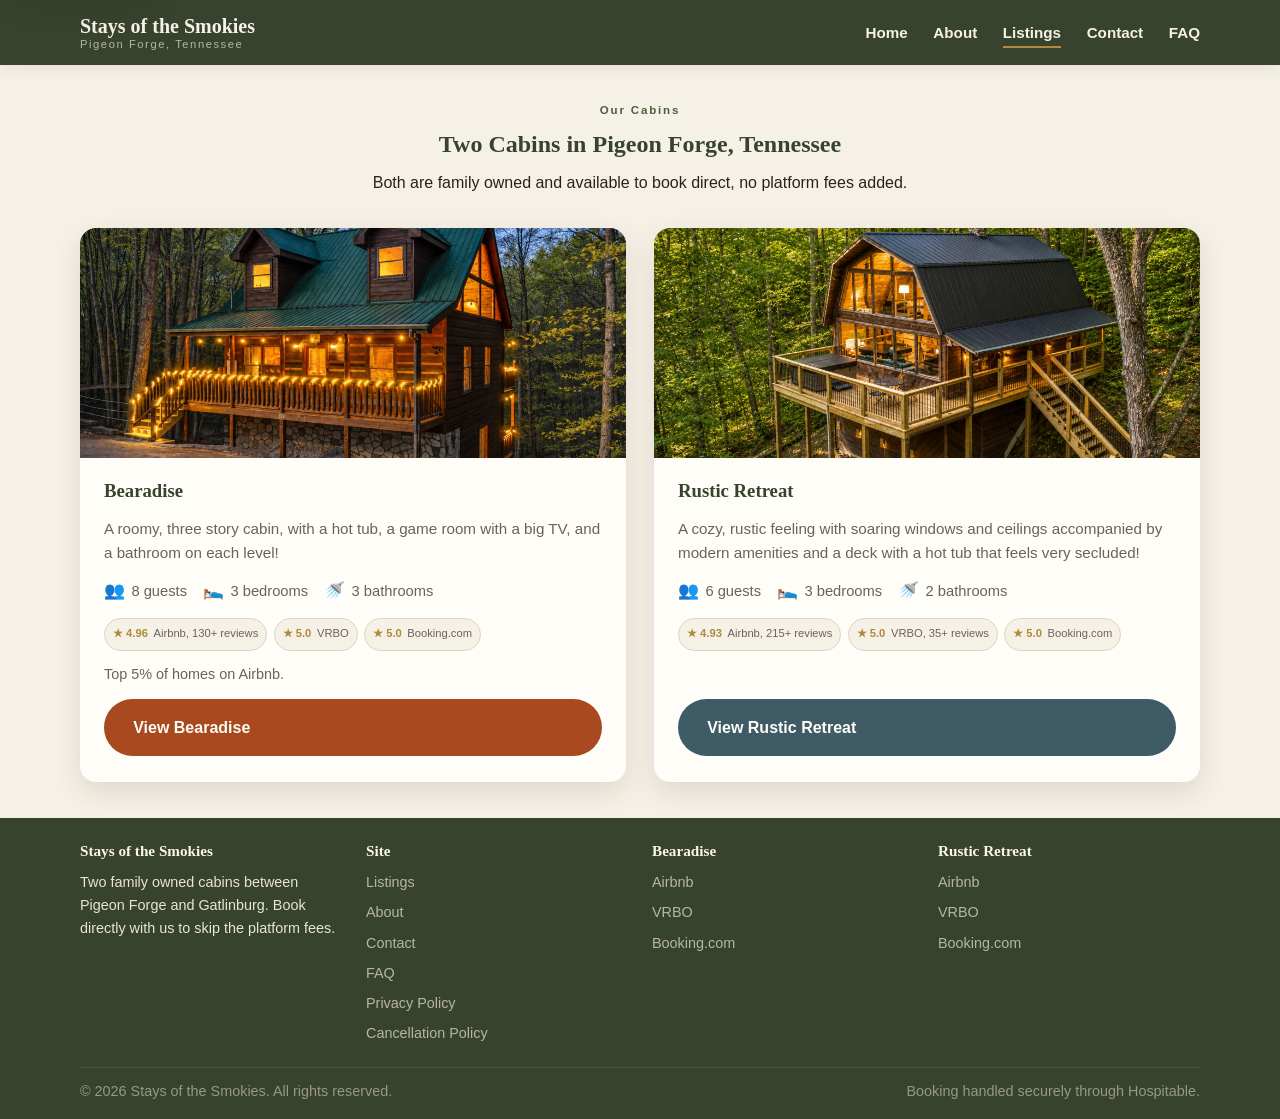
<file: listings.html>
<!DOCTYPE html>
<html lang="en">
<head>
<meta charset="UTF-8">
<meta name="viewport" content="width=device-width, initial-scale=1.0">
<!-- Google tag (gtag.js) -->
<script async src="https://www.googletagmanager.com/gtag/js?id=G-NF62BS4Q3E"></script>
<script>
  window.dataLayer = window.dataLayer || [];
  function gtag(){dataLayer.push(arguments);}
  gtag('js', new Date());
  gtag('config', 'G-NF62BS4Q3E');
</script>
<title>Our Cabins | Stays of the Smokies</title>
<meta name="description" content="Bearadise and Rustic Retreat, two family owned cabins in Pigeon Forge, Tennessee. Compare guests, bedrooms, and reviews, then book direct.">
<meta property="og:type" content="website">
<meta property="og:site_name" content="Stays of the Smokies">
<meta property="og:title" content="Our Cabins | Stays of the Smokies">
<meta property="og:description" content="Bearadise and Rustic Retreat, two family owned cabins in Pigeon Forge, Tennessee. Compare guests, bedrooms, and reviews, then book direct.">
<meta property="og:url" content="https://staysofthesmokies.com/listings.html">
<meta property="og:image" content="https://staysofthesmokies.com/images/rustic-retreat/Exterior/winner.jpg">
<meta name="twitter:card" content="summary_large_image">
<link rel="icon" type="image/svg+xml" href="favicon.svg">
<link rel="stylesheet" href="css/base.css">
</head>
<body>
<a class="skip-link" href="#main">Skip to content</a>

<header class="site-header">
  <div class="container">
    <a class="brand" href="index.html">
      <span class="brand-name">Stays of the Smokies</span>
      <span class="brand-region">Pigeon Forge, Tennessee</span>
    </a>
    <button class="nav-toggle" type="button" aria-expanded="false" aria-controls="primary-nav" aria-label="Toggle menu">&#9776;</button>
    <nav class="main-nav" id="primary-nav" aria-label="Primary">
      <ul>
        <li><a href="index.html">Home</a></li>
        <li><a href="about.html">About</a></li>
        <li><a href="listings.html" aria-current="page">Listings</a></li>
        <li><a href="contact.html">Contact</a></li>
        <li><a href="faq.html">FAQ</a></li>
      </ul>
    </nav>
  </div>
</header>

<main id="main">
  <section>
    <div class="container">
      <div class="section-heading">
        <p class="eyebrow">Our Cabins</p>
        <h1>Two Cabins in Pigeon Forge, Tennessee</h1>
        <p>Both are family owned and available to book direct, no platform fees added.</p>
      </div>

      <div class="cabin-grid">

        <article class="cabin-card accent-bearadise">
          <img class="is-full-photo" src="images/bearadise/Exterior/ChatGPT Image May 3, 2026 at 06_09_44 PM.jpg" alt="Twilight exterior of Bearadise showing its green metal roof, dormer windows, and covered porch" loading="lazy">
          <div class="cabin-card-body">
            <h3>Bearadise</h3>
            <p class="tagline">A roomy, three story cabin, with a hot tub, a game room with a big TV, and a bathroom on each level!</p>
            <ul class="icon-row">
              <li><span class="icon" aria-hidden="true">&#128101;</span> 8 guests</li>
              <li><span class="icon" aria-hidden="true">&#128716;</span> 3 bedrooms</li>
              <li><span class="icon" aria-hidden="true">&#128703;</span> 3 bathrooms</li>
            </ul>
            <div class="trust-row">
              <a class="trust-badge" href="https://www.airbnb.co.uk/rooms/1104481339632536285" target="_blank" rel="noopener">
                <span class="stars">&#9733; 4.96</span><span class="platform">Airbnb, 130+ reviews</span>
              </a>
              <a class="trust-badge" href="https://www.vrbo.com/3888383?dateless=true" target="_blank" rel="noopener">
                <span class="stars">&#9733; 5.0</span><span class="platform">VRBO</span>
              </a>
              <a class="trust-badge" href="https://www.booking.com/hotel/us/private-cabin-sleeps-8-with-3-full-bathrooms-pool-table-and-wet-bar-sevierville.html" target="_blank" rel="noopener">
                <span class="stars">&#9733; 5.0</span><span class="platform">Booking.com</span>
              </a>
            </div>
            <p class="policy-note" style="margin:0;">Top 5% of homes on Airbnb.</p>
            <a class="btn btn-bearadise" href="cabins/bearadise.html" style="margin-top:auto;">View Bearadise</a>
          </div>
        </article>

        <article class="cabin-card accent-rustic">
          <img src="images/rustic-retreat/Exterior/winner.jpg" alt="Twilight aerial view of Rustic Retreat's A frame exterior and wraparound deck" loading="lazy">
          <div class="cabin-card-body">
            <h3>Rustic Retreat</h3>
            <p class="tagline">A cozy, rustic feeling with soaring windows and ceilings accompanied by modern amenities and a deck with a hot tub that feels very secluded!</p>
            <ul class="icon-row">
              <li><span class="icon" aria-hidden="true">&#128101;</span> 6 guests</li>
              <li><span class="icon" aria-hidden="true">&#128716;</span> 3 bedrooms</li>
              <li><span class="icon" aria-hidden="true">&#128703;</span> 2 bathrooms</li>
            </ul>
            <div class="trust-row">
              <a class="trust-badge" href="https://www.airbnb.co.uk/rooms/605084321768371829" target="_blank" rel="noopener">
                <span class="stars">&#9733; 4.93</span><span class="platform">Airbnb, 215+ reviews</span>
              </a>
              <a class="trust-badge" href="https://www.vrbo.com/2707751" target="_blank" rel="noopener">
                <span class="stars">&#9733; 5.0</span><span class="platform">VRBO, 35+ reviews</span>
              </a>
              <a class="trust-badge" href="https://www.booking.com/hotel/us/rustic-charm-w-modern-amenities-and-secluded-feel.html" target="_blank" rel="noopener">
                <span class="stars">&#9733; 5.0</span><span class="platform">Booking.com</span>
              </a>
            </div>
            <a class="btn btn-rustic" href="cabins/rustic-retreat.html" style="margin-top:auto;">View Rustic Retreat</a>
          </div>
        </article>

      </div>
    </div>
  </section>
</main>

<footer class="site-footer">
  <div class="container">
    <div class="footer-grid">
      <div>
        <h4>Stays of the Smokies</h4>
        <p style="max-width:260px;">Two family owned cabins between Pigeon Forge and Gatlinburg. Book directly with us to skip the platform fees.</p>
      </div>
      <div>
        <h4>Site</h4>
        <ul>
          <li><a href="listings.html">Listings</a></li>
          <li><a href="about.html">About</a></li>
          <li><a href="contact.html">Contact</a></li>
          <li><a href="faq.html">FAQ</a></li>
          <li><a href="privacy.html">Privacy Policy</a></li>
          <li><a href="cancellation-policy.html">Cancellation Policy</a></li>
        </ul>
      </div>
      <div>
        <h4>Bearadise</h4>
        <ul>
          <li><a href="https://www.airbnb.co.uk/rooms/1104481339632536285" target="_blank" rel="noopener">Airbnb</a></li>
          <li><a href="https://www.vrbo.com/3888383?dateless=true" target="_blank" rel="noopener">VRBO</a></li>
          <li><a href="https://www.booking.com/hotel/us/private-cabin-sleeps-8-with-3-full-bathrooms-pool-table-and-wet-bar-sevierville.html" target="_blank" rel="noopener">Booking.com</a></li>
        </ul>
      </div>
      <div>
        <h4>Rustic Retreat</h4>
        <ul>
          <li><a href="https://www.airbnb.co.uk/rooms/605084321768371829" target="_blank" rel="noopener">Airbnb</a></li>
          <li><a href="https://www.vrbo.com/2707751" target="_blank" rel="noopener">VRBO</a></li>
          <li><a href="https://www.booking.com/hotel/us/rustic-charm-w-modern-amenities-and-secluded-feel.html" target="_blank" rel="noopener">Booking.com</a></li>
        </ul>
      </div>
    </div>
    <div class="footer-bottom">
      <span>&copy; 2026 Stays of the Smokies. All rights reserved.</span>
      <span>Booking handled securely through Hospitable.</span>
    </div>
  </div>
</footer>

<script src="js/nav.js"></script>
</body>
</html>
</file>
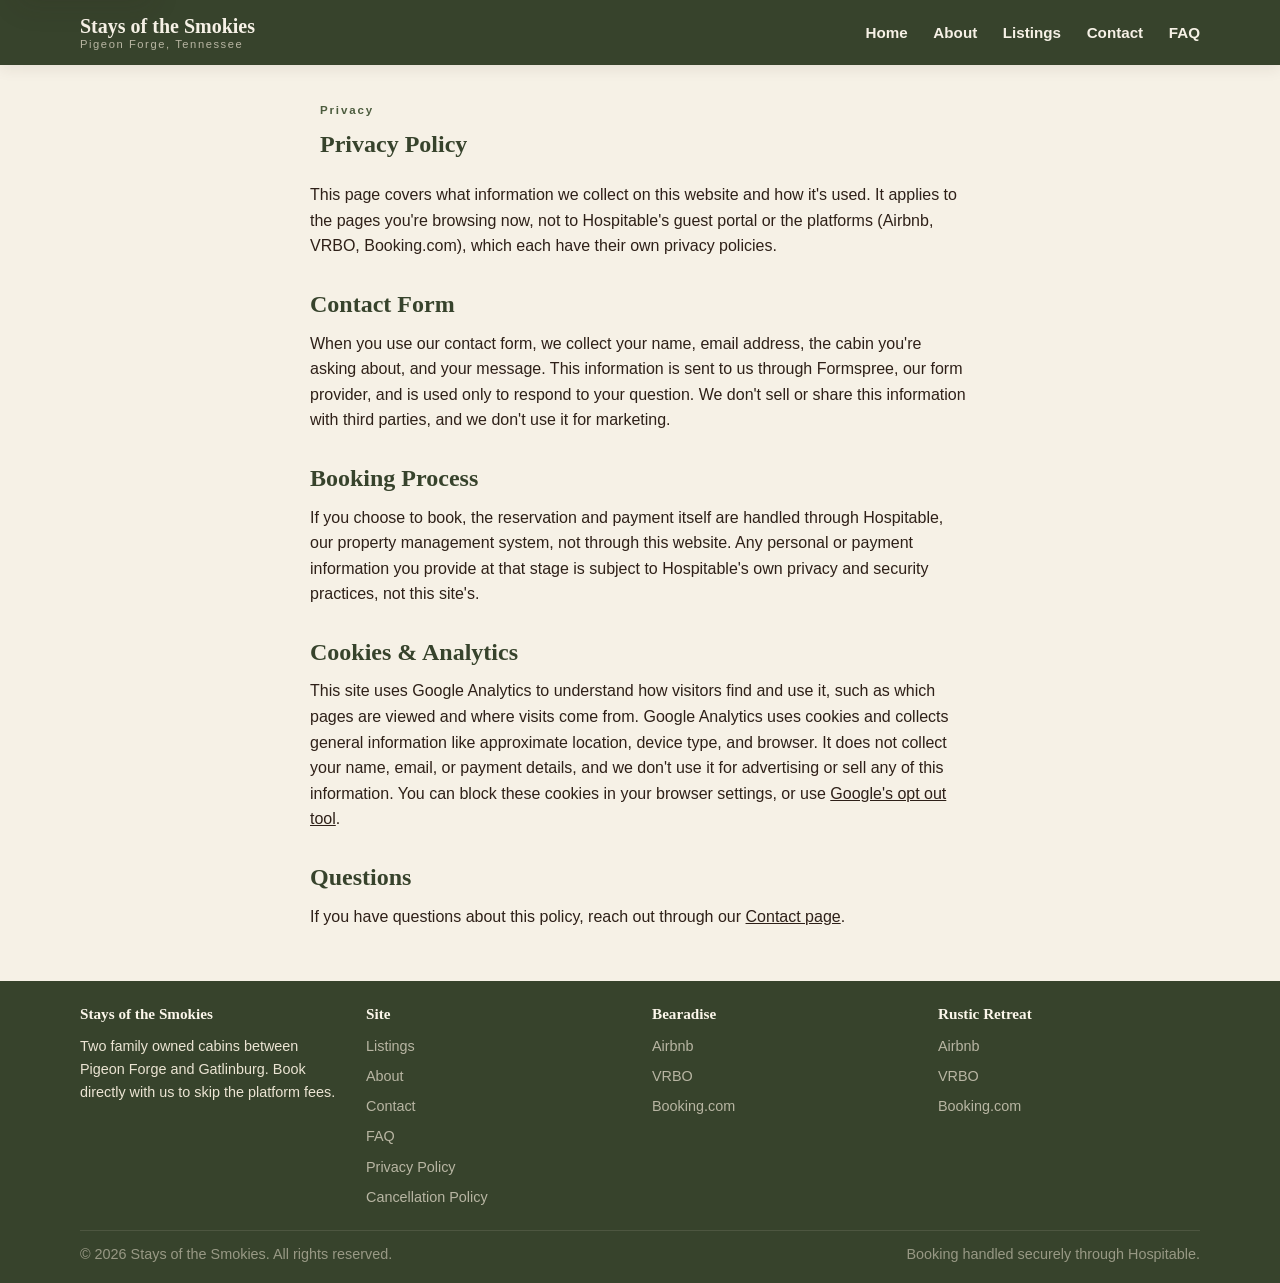
<file: privacy.html>
<!DOCTYPE html>
<html lang="en">
<head>
<meta charset="UTF-8">
<meta name="viewport" content="width=device-width, initial-scale=1.0">
<!-- Google tag (gtag.js) -->
<script async src="https://www.googletagmanager.com/gtag/js?id=G-NF62BS4Q3E"></script>
<script>
  window.dataLayer = window.dataLayer || [];
  function gtag(){dataLayer.push(arguments);}
  gtag('js', new Date());
  gtag('config', 'G-NF62BS4Q3E');
</script>
<title>Privacy Policy | Stays of the Smokies</title>
<meta name="description" content="How Stays of the Smokies collects and uses information from our contact form and booking process.">
<meta property="og:type" content="website">
<meta property="og:site_name" content="Stays of the Smokies">
<meta property="og:title" content="Privacy Policy | Stays of the Smokies">
<meta property="og:description" content="How Stays of the Smokies collects and uses information from our contact form and booking process.">
<meta property="og:url" content="https://staysofthesmokies.com/privacy.html">
<meta property="og:image" content="https://staysofthesmokies.com/images/rustic-retreat/Exterior/winner.jpg">
<meta name="twitter:card" content="summary_large_image">
<link rel="icon" type="image/svg+xml" href="favicon.svg">
<link rel="stylesheet" href="css/base.css">
</head>
<body>
<a class="skip-link" href="#main">Skip to content</a>

<header class="site-header">
  <div class="container">
    <a class="brand" href="index.html">
      <span class="brand-name">Stays of the Smokies</span>
      <span class="brand-region">Pigeon Forge, Tennessee</span>
    </a>
    <button class="nav-toggle" type="button" aria-expanded="false" aria-controls="primary-nav" aria-label="Toggle menu">&#9776;</button>
    <nav class="main-nav" id="primary-nav" aria-label="Primary">
      <ul>
        <li><a href="index.html">Home</a></li>
        <li><a href="about.html">About</a></li>
        <li><a href="listings.html">Listings</a></li>
        <li><a href="contact.html">Contact</a></li>
        <li><a href="faq.html">FAQ</a></li>
      </ul>
    </nav>
  </div>
</header>

<main id="main">
  <section>
    <div class="container" style="max-width:700px;">
      <div class="section-heading" style="text-align:left; margin-bottom:1.5rem;">
        <p class="eyebrow">Privacy</p>
        <h1>Privacy Policy</h1>
      </div>

      <p>This page covers what information we collect on this website and how it's used. It applies to the pages you're browsing now, not to Hospitable's guest portal or the platforms (Airbnb, VRBO, Booking.com), which each have their own privacy policies.</p>

      <h2 style="margin-top:2rem;">Contact Form</h2>
      <p>When you use our contact form, we collect your name, email address, the cabin you're asking about, and your message. This information is sent to us through Formspree, our form provider, and is used only to respond to your question. We don't sell or share this information with third parties, and we don't use it for marketing.</p>

      <h2 style="margin-top:2rem;">Booking Process</h2>
      <p>If you choose to book, the reservation and payment itself are handled through Hospitable, our property management system, not through this website. Any personal or payment information you provide at that stage is subject to Hospitable's own privacy and security practices, not this site's.</p>

      <h2 style="margin-top:2rem;">Cookies &amp; Analytics</h2>
      <p>This site uses Google Analytics to understand how visitors find and use it, such as which pages are viewed and where visits come from. Google Analytics uses cookies and collects general information like approximate location, device type, and browser. It does not collect your name, email, or payment details, and we don't use it for advertising or sell any of this information. You can block these cookies in your browser settings, or use <a href="https://tools.google.com/dlpage/gaoptout" target="_blank" rel="noopener">Google's opt out tool</a>.</p>

      <h2 style="margin-top:2rem;">Questions</h2>
      <p>If you have questions about this policy, reach out through our <a href="contact.html">Contact page</a>.</p>
    </div>
  </section>
</main>

<footer class="site-footer">
  <div class="container">
    <div class="footer-grid">
      <div>
        <h4>Stays of the Smokies</h4>
        <p style="max-width:260px;">Two family owned cabins between Pigeon Forge and Gatlinburg. Book directly with us to skip the platform fees.</p>
      </div>
      <div>
        <h4>Site</h4>
        <ul>
          <li><a href="listings.html">Listings</a></li>
          <li><a href="about.html">About</a></li>
          <li><a href="contact.html">Contact</a></li>
          <li><a href="faq.html">FAQ</a></li>
          <li><a href="privacy.html">Privacy Policy</a></li>
          <li><a href="cancellation-policy.html">Cancellation Policy</a></li>
        </ul>
      </div>
      <div>
        <h4>Bearadise</h4>
        <ul>
          <li><a href="https://www.airbnb.co.uk/rooms/1104481339632536285" target="_blank" rel="noopener">Airbnb</a></li>
          <li><a href="https://www.vrbo.com/3888383?dateless=true" target="_blank" rel="noopener">VRBO</a></li>
          <li><a href="https://www.booking.com/hotel/us/private-cabin-sleeps-8-with-3-full-bathrooms-pool-table-and-wet-bar-sevierville.html" target="_blank" rel="noopener">Booking.com</a></li>
        </ul>
      </div>
      <div>
        <h4>Rustic Retreat</h4>
        <ul>
          <li><a href="https://www.airbnb.co.uk/rooms/605084321768371829" target="_blank" rel="noopener">Airbnb</a></li>
          <li><a href="https://www.vrbo.com/2707751" target="_blank" rel="noopener">VRBO</a></li>
          <li><a href="https://www.booking.com/hotel/us/rustic-charm-w-modern-amenities-and-secluded-feel.html" target="_blank" rel="noopener">Booking.com</a></li>
        </ul>
      </div>
    </div>
    <div class="footer-bottom">
      <span>&copy; 2026 Stays of the Smokies. All rights reserved.</span>
      <span>Booking handled securely through Hospitable.</span>
    </div>
  </div>
</footer>

<script src="js/nav.js"></script>
</body>
</html>
</file>
<file: css/base.css>
/* ==========================================================================
   Base stylesheet: shared layout, typography, and components.
   Cabin-specific accent colors and page-only styling live in
   css/bearadise.css and css/rustic-retreat.css.
   ========================================================================== */

:root {
  /* shared warm neutral palette */
  --cream: #f6f1e6;
  --paper: #fffdf8;
  --bark: #2e2018;
  --stone: #6b6259;
  --line: #ddd4c2;
  --forest: #37432c;
  --forest-light: #4c5c3e;
  --shadow: 0 10px 28px rgba(46, 32, 24, 0.12);
  --shadow-soft: 0 4px 14px rgba(46, 32, 24, 0.08);

  /* per-cabin accents, used sitewide on teasers/cards/links to that cabin */
  --bearadise-accent: #a9491f;
  --bearadise-accent-soft: #c9773f;
  --bearadise-accent-deep: #7a3416;
  --bearadise-gold: #b08a3e;

  --rustic-accent: #3f5c66;
  --rustic-accent-soft: #6c8891;
  --rustic-accent-deep: #2b3f47;

  --font-heading: Georgia, "Iowan Old Style", "Times New Roman", serif;
  --font-body: -apple-system, BlinkMacSystemFont, "Segoe UI", Roboto, Helvetica, Arial, sans-serif;

  --container: 1160px;
}

* {
  box-sizing: border-box;
}

html {
  scroll-behavior: smooth;
}

body {
  margin: 0;
  background: var(--cream);
  color: var(--bark);
  font-family: var(--font-body);
  line-height: 1.6;
  -webkit-font-smoothing: antialiased;
}

img {
  max-width: 100%;
  display: block;
}

a {
  color: inherit;
}

h1, h2, h3, h4 {
  font-family: var(--font-heading);
  font-weight: 700;
  line-height: 1.15;
  margin: 0 0 0.5em;
  color: var(--forest);
}

p {
  margin: 0 0 1em;
}

.container {
  max-width: var(--container);
  margin: 0 auto;
  padding: 0 1.25rem;
}

section {
  padding: 2.25rem 0;
}

.eyebrow {
  letter-spacing: 0.16em;
  font-size: 0.72rem;
  font-weight: 600;
  color: var(--forest-light);
}

.visually-hidden {
  position: absolute;
  width: 1px;
  height: 1px;
  overflow: hidden;
  clip: rect(0 0 0 0);
  white-space: nowrap;
}

.skip-link {
  position: absolute;
  left: 1rem;
  top: -3rem;
  background: var(--paper);
  color: var(--bark);
  padding: 0.6rem 1rem;
  border-radius: 6px;
  z-index: 1000;
  transition: top 0.15s ease;
  box-shadow: var(--shadow);
}

.skip-link:focus {
  top: 1rem;
}

/* ---------- buttons ---------- */
.btn {
  display: inline-block;
  padding: 0.85rem 1.7rem;
  border-radius: 999px;
  font-weight: 600;
  text-decoration: none;
  font-size: 1rem;
  border: 2px solid transparent;
  cursor: pointer;
  transition: transform 0.15s ease, box-shadow 0.15s ease, background 0.15s ease;
}

.btn:hover,
.btn:focus-visible {
  transform: translateY(-1px);
}

.btn-primary {
  background: var(--forest);
  color: var(--paper);
}

.btn-primary:hover,
.btn-primary:focus-visible {
  background: var(--forest-light);
}

.btn-outline {
  background: transparent;
  border-color: currentColor;
}

.btn-bearadise {
  background: var(--bearadise-accent);
  color: var(--paper);
}

.btn-bearadise:hover,
.btn-bearadise:focus-visible {
  background: var(--bearadise-accent-deep);
}

.btn-rustic {
  background: var(--rustic-accent);
  color: var(--paper);
}

.btn-rustic:hover,
.btn-rustic:focus-visible {
  background: var(--rustic-accent-deep);
}

/* ---------- header / nav ---------- */
.site-header {
  background: var(--forest);
  color: var(--cream);
  position: sticky;
  top: 0;
  z-index: 100;
  box-shadow: var(--shadow-soft);
}

.site-header.header-overlay {
  position: fixed;
  left: 0;
  right: 0;
  background: linear-gradient(180deg, rgba(20, 14, 10, 0.55) 0%, rgba(20, 14, 10, 0) 100%);
  box-shadow: none;
  transition: background 0.25s ease, box-shadow 0.25s ease;
}

.site-header.header-overlay.is-solid {
  background: var(--forest);
  box-shadow: var(--shadow-soft);
}

.site-header .container {
  display: flex;
  align-items: center;
  justify-content: space-between;
  gap: 1rem;
  padding-top: 0.85rem;
  padding-bottom: 0.85rem;
}

.brand {
  display: flex;
  flex-direction: column;
  text-decoration: none;
  color: var(--cream);
  line-height: 1.2;
}

.brand-name {
  font-family: var(--font-heading);
  font-weight: 700;
  font-size: 1.25rem;
}

.brand-region {
  font-size: 0.7rem;
  letter-spacing: 0.14em;
  color: #d8d2c0cc;
}

.nav-toggle {
  display: none;
  background: none;
  border: 1px solid #d8d2c055;
  border-radius: 8px;
  color: var(--cream);
  padding: 0.5rem 0.7rem;
  font-size: 1.1rem;
}

.main-nav ul {
  list-style: none;
  display: flex;
  gap: 1.6rem;
  margin: 0;
  padding: 0;
}

.main-nav a {
  text-decoration: none;
  color: var(--cream);
  font-weight: 600;
  font-size: 0.95rem;
  padding: 0.35rem 0;
  border-bottom: 2px solid transparent;
}

.main-nav a:hover,
.main-nav a:focus-visible,
.main-nav a[aria-current="page"] {
  border-bottom-color: var(--bearadise-gold);
}

@media (max-width: 720px) {
  .nav-toggle {
    display: inline-block;
  }

  .main-nav {
    display: none;
    width: 100%;
  }

  .main-nav.is-open {
    display: block;
  }

  .site-header .container {
    flex-wrap: wrap;
  }

  .main-nav ul {
    flex-direction: column;
    gap: 0;
    padding: 0.5rem 0 1rem;
  }

  .main-nav a {
    display: block;
    padding: 0.65rem 0;
    border-bottom: 1px solid #d8d2c022;
  }
}

/* ---------- hero carousel ---------- */
.hero {
  position: relative;
  background: var(--bark);
  overflow: hidden;
  padding: 0;
}

.carousel {
  position: relative;
  height: min(78vh, 620px);
  min-height: 380px;
}

.carousel-track {
  position: relative;
  width: 100%;
  height: 100%;
}

.carousel-slide {
  position: absolute;
  inset: 0;
  opacity: 0;
  transition: opacity 0.9s ease;
}

.carousel-slide.is-active {
  opacity: 1;
}

.carousel-slide img {
  width: 100%;
  height: 100%;
  object-fit: cover;
}

.carousel-caption {
  position: absolute;
  left: 1.1rem;
  bottom: 1.1rem;
  z-index: 2;
  color: #fbf6ea;
  font-size: 0.85rem;
  font-weight: 700;
  letter-spacing: 0.08em;
  text-transform: uppercase;
  background: rgba(46, 32, 24, 0.72);
  padding: 0.45rem 0.9rem;
  border-radius: 999px;
  box-shadow: 0 2px 10px rgba(0, 0, 0, 0.25);
  backdrop-filter: blur(3px);
}

.hero-scrim {
  position: absolute;
  inset: 0;
  z-index: 2;
  background: linear-gradient(180deg, rgba(46, 32, 24, 0.04) 0%, rgba(46, 32, 24, 0.14) 100%);
  pointer-events: none;
}

.hero-copy {
  position: absolute;
  inset: 0;
  z-index: 3;
  display: flex;
  flex-direction: column;
  align-items: center;
  justify-content: center;
  text-align: center;
  color: #fbf6ea;
  padding: 1.5rem;
  max-width: 720px;
  margin: 0 auto;
  text-shadow: 0 2px 8px rgba(0, 0, 0, 0.65), 0 1px 3px rgba(0, 0, 0, 0.85);
}

.hero-copy h1 {
  color: #fbf6ea;
  font-size: clamp(1.9rem, 5.5vw, 3rem);
  margin-bottom: 0.4rem;
}

.hero-tagline {
  font-family: var(--font-heading);
  font-style: italic;
  font-size: clamp(1.05rem, 2.6vw, 1.35rem);
  color: var(--bearadise-gold);
  max-width: 560px;
  margin: 0 auto 0.9rem;
}

.hero-copy p {
  font-size: 1.05rem;
  color: #ebe4d3;
  max-width: 540px;
  margin: 0 auto 1.4rem;
}

.carousel-controls {
  position: absolute;
  inset: 0;
  z-index: 4;
  display: flex;
  align-items: center;
  justify-content: space-between;
  padding: 0 0.75rem;
  pointer-events: none;
}

.carousel-arrow {
  pointer-events: auto;
  background: rgba(255, 253, 248, 0.85);
  color: var(--bark);
  border: none;
  width: 42px;
  height: 42px;
  border-radius: 50%;
  font-size: 1.1rem;
  cursor: pointer;
  display: flex;
  align-items: center;
  justify-content: center;
  box-shadow: var(--shadow-soft);
}

.carousel-arrow:hover,
.carousel-arrow:focus-visible {
  background: var(--paper);
}

.carousel-dots {
  position: absolute;
  left: 50%;
  bottom: 0.9rem;
  transform: translateX(-50%);
  z-index: 4;
  display: flex;
  gap: 0.5rem;
}

.carousel-dot {
  width: 9px;
  height: 9px;
  border-radius: 50%;
  border: none;
  background: rgba(255, 253, 248, 0.5);
  cursor: pointer;
  padding: 0;
}

.carousel-dot.is-active {
  background: #fbf6ea;
}

.carousel-dot:focus-visible,
.carousel-arrow:focus-visible {
  outline: 2px solid var(--bearadise-gold);
  outline-offset: 2px;
}

/* ---------- cabin cards (teasers/listing cards) ---------- */
.cabin-grid {
  display: grid;
  gap: 1.75rem;
  grid-template-columns: repeat(auto-fit, minmax(320px, 1fr));
}

.cabin-card {
  background: var(--paper);
  border-radius: 16px;
  overflow: hidden;
  box-shadow: var(--shadow);
  display: flex;
  flex-direction: column;
}

.cabin-card img {
  height: 230px;
  width: 100%;
  object-fit: cover;
}

.cabin-card img.is-full-photo {
  height: 230px;
  object-fit: cover;
  object-position: center 40%;
}

.cabin-card-body {
  padding: 1.4rem 1.5rem 1.6rem;
  display: flex;
  flex-direction: column;
  gap: 0.8rem;
  flex: 1;
}

.cabin-card-body h3 {
  margin-bottom: 0.15rem;
}

.cabin-card-body .tagline {
  color: var(--stone);
  font-size: 0.95rem;
  margin-bottom: 0;
}

/* ---------- icon row (guests / bedrooms / bathrooms) ---------- */
.icon-row {
  display: flex;
  flex-wrap: wrap;
  gap: 1rem;
  list-style: none;
  margin: 0;
  padding: 0;
  font-size: 0.92rem;
  color: var(--stone);
}

.icon-row li {
  display: flex;
  align-items: center;
  gap: 0.4rem;
}

.icon-row .icon {
  font-size: 1.05rem;
}

/* ---------- review trust row ---------- */
.trust-row {
  display: flex;
  flex-wrap: wrap;
  gap: 0.4rem;
}

.trust-badge {
  display: inline-flex;
  align-items: center;
  gap: 0.35rem;
  background: var(--cream);
  border: 1px solid var(--line);
  border-radius: 999px;
  padding: 0.4rem 0.5rem;
  font-size: 0.7rem;
  text-decoration: none;
  color: var(--bark);
  font-weight: 600;
}

.trust-badge:hover,
.trust-badge:focus-visible {
  border-color: var(--stone);
}

.trust-badge .stars {
  color: var(--bearadise-gold);
}

.trust-badge .platform {
  color: var(--stone);
  font-weight: 500;
}

/* ---------- generic section helpers ---------- */
.section-heading {
  text-align: center;
  max-width: 640px;
  margin: 0 auto 2rem;
}

.section-cream {
  background: var(--paper);
  border-top: 1px solid var(--line);
  border-bottom: 1px solid var(--line);
}

.benefit-block {
  display: grid;
  gap: 2.5rem;
  grid-template-columns: 1.1fr 1fr;
  align-items: center;
}

@media (max-width: 780px) {
  .benefit-block {
    grid-template-columns: 1fr;
  }
}

.link-list {
  list-style: none;
  margin: 0;
  padding: 0;
  display: flex;
  flex-wrap: wrap;
  gap: 0.5rem 1.2rem;
}

.link-list a {
  text-decoration: none;
  font-weight: 600;
  color: var(--forest);
  border-bottom: 1px solid var(--line);
}

.link-list a:hover,
.link-list a:focus-visible {
  border-bottom-color: var(--forest);
}

.area-grid {
  display: grid;
  gap: 1.5rem;
  grid-template-columns: repeat(auto-fit, minmax(220px, 1fr));
  text-align: center;
}

.area-grid .icon {
  font-size: 1.8rem;
  display: block;
  margin-bottom: 0.5rem;
}

.attraction-grid {
  display: grid;
  gap: 1.25rem;
  grid-template-columns: repeat(3, 1fr);
  margin-top: 2.5rem;
}

@media (max-width: 700px) {
  .attraction-grid {
    grid-template-columns: repeat(2, 1fr);
  }
}

@media (max-width: 460px) {
  .attraction-grid {
    grid-template-columns: 1fr;
  }
}

.attraction-grid figure {
  margin: 0;
}

.attraction-grid img {
  width: 100%;
  height: 160px;
  object-fit: cover;
  border-radius: 10px;
  box-shadow: var(--shadow-soft);
}

.attraction-grid figcaption {
  margin-top: 0.6rem;
  font-size: 0.85rem;
  color: var(--stone);
  text-align: center;
}

/* ---------- cabin detail page shared layout ---------- */
.cabin-hero {
  position: relative;
}

.cabin-hero img {
  width: 100%;
  max-height: 520px;
  object-fit: cover;
}

.cabin-hero-overlay {
  position: absolute;
  inset: 0;
  display: flex;
  align-items: center;
  justify-content: center;
  text-align: center;
  padding: 1.5rem;
}

.cabin-hero-overlay .container {
  padding: 0;
}

.cabin-hero-overlay h1 {
  color: #fbf6ea;
  margin-bottom: 0.5rem;
  text-shadow: 0 2px 8px rgba(0, 0, 0, 0.65), 0 1px 3px rgba(0, 0, 0, 0.85);
}

.cabin-hero-overlay .facts {
  color: #ebe4d3;
  margin: 0;
  font-size: 1.05rem;
  letter-spacing: 0.02em;
  text-shadow: 0 2px 8px rgba(0, 0, 0, 0.65), 0 1px 3px rgba(0, 0, 0, 0.85);
}

.gallery-grid {
  display: grid;
  gap: 0.9rem;
  grid-template-columns: repeat(auto-fit, minmax(220px, 1fr));
}

.gallery-grid img {
  width: 100%;
  height: 220px;
  object-fit: cover;
  border-radius: 10px;
  cursor: zoom-in;
  transition: transform 0.15s ease;
}

.gallery-grid img:hover,
.gallery-grid img:focus-visible {
  transform: scale(1.02);
  outline: 3px solid var(--bearadise-gold);
  outline-offset: 2px;
}

/* ---------- photo lightbox ---------- */
.lightbox-overlay {
  position: fixed;
  inset: 0;
  z-index: 1000;
  background: rgba(20, 14, 10, 0.92);
  display: flex;
  align-items: center;
  justify-content: center;
  padding: 2.5rem 1rem;
}

.lightbox-overlay[hidden] {
  display: none;
}

.lightbox-figure {
  margin: 0;
  max-width: 90vw;
  display: flex;
  flex-direction: column;
  align-items: center;
}

.lightbox-img {
  max-width: 90vw;
  max-height: 78vh;
  object-fit: contain;
  border-radius: 6px;
  box-shadow: 0 20px 50px rgba(0, 0, 0, 0.5);
}

.lightbox-caption {
  color: #fbf6ea;
  font-size: 0.95rem;
  margin-top: 0.9rem;
  max-width: 70ch;
  text-align: center;
}

.lightbox-counter {
  color: #d8d2c099;
  font-size: 0.8rem;
  margin: 0.35rem 0 0;
  letter-spacing: 0.06em;
}

.lightbox-close {
  position: absolute;
  top: 1rem;
  right: 1.25rem;
  background: none;
  border: none;
  color: #fbf6ea;
  font-size: 2.25rem;
  line-height: 1;
  cursor: pointer;
  padding: 0.25rem 0.6rem;
}

.lightbox-arrow {
  position: absolute;
  top: 50%;
  transform: translateY(-50%);
  background: rgba(255, 253, 248, 0.15);
  border: none;
  color: #fbf6ea;
  font-size: 1.6rem;
  width: 48px;
  height: 48px;
  border-radius: 50%;
  cursor: pointer;
  display: flex;
  align-items: center;
  justify-content: center;
}

.lightbox-close:hover,
.lightbox-arrow:hover {
  background: rgba(255, 253, 248, 0.3);
}

.lightbox-prev {
  left: 1rem;
}

.lightbox-next {
  right: 1rem;
}

@media (max-width: 640px) {
  .lightbox-arrow {
    width: 40px;
    height: 40px;
    font-size: 1.3rem;
  }
}

.amenities-grid {
  display: grid;
  gap: 0.6rem 2rem;
  grid-template-columns: repeat(auto-fit, minmax(230px, 1fr));
  list-style: none;
  margin: 0;
  padding: 0;
}

.amenities-grid li {
  display: flex;
  gap: 0.6rem;
  padding: 0.35rem 0;
  border-bottom: 1px dashed var(--line);
}

.rules-grid {
  display: grid;
  gap: 0 2rem;
  grid-template-columns: repeat(auto-fit, minmax(260px, 1fr));
  list-style: none;
  margin: 0;
  padding: 0;
}

.rules-grid li {
  display: flex;
  gap: 0.6rem;
  align-items: flex-start;
}

.info-card {
  background: var(--paper);
  border: 1px solid var(--line);
  border-radius: 14px;
  padding: 1.5rem;
}

.room-grid {
  display: grid;
  gap: 0.85rem;
  grid-template-columns: repeat(auto-fit, minmax(200px, 1fr));
}

.room-grid .info-card {
  padding: 0.9rem 1.1rem;
}

.room-grid .info-card h3 {
  margin-bottom: 0.4rem;
  font-size: 0.95rem;
}

.room-grid .info-card ul {
  margin: 0;
  padding-left: 1.05rem;
  font-size: 0.88rem;
  line-height: 1.4;
}

.room-grid .info-card li {
  margin-bottom: 0.15rem;
}

/* ---- room list: text left, photo right, per room ---- */
.room-list {
  display: flex;
  flex-direction: column;
}

.room-item {
  display: grid;
  grid-template-columns: 1fr 140px;
  gap: 1.25rem;
  align-items: center;
  padding: 1.1rem 0;
  border-top: 1px solid var(--line);
}

.room-list > .room-item:first-child {
  border-top: none;
  padding-top: 0;
}

.room-item.no-photo {
  grid-template-columns: 1fr;
}

.room-item .room-photo {
  position: relative;
  order: 2;
  aspect-ratio: 1 / 1;
  border-radius: 10px;
  overflow: hidden;
  box-shadow: var(--shadow-soft);
}

.room-item .room-photo img {
  width: 100%;
  height: 100%;
  object-fit: cover;
  cursor: zoom-in;
}

.room-item .room-photo img:not(:first-of-type) {
  display: none;
}

.room-item .room-photo .photo-count-badge {
  position: absolute;
  bottom: 6px;
  right: 6px;
  z-index: 1;
  background: rgba(46, 32, 24, 0.75);
  color: #fbf6ea;
  font-size: 0.68rem;
  font-weight: 700;
  padding: 0.2rem 0.5rem;
  border-radius: 999px;
  pointer-events: none;
  display: flex;
  align-items: center;
  gap: 0.3rem;
}

.room-item .room-photo .photo-count-badge::before {
  content: "\1F5BC";
  font-size: 0.8rem;
}

.room-item .room-text {
  order: 1;
}

.room-item h3 {
  font-size: 1rem;
  margin-bottom: 0.35rem;
}

.room-item .level-tag {
  display: inline-block;
  font-size: 0.68rem;
  font-weight: 700;
  text-transform: uppercase;
  letter-spacing: 0.06em;
  background: var(--cream);
  border: 1px solid var(--line);
  border-radius: 999px;
  padding: 0.15rem 0.55rem;
  margin-bottom: 0.5rem;
}

.page-bearadise .room-item .level-tag {
  color: var(--bearadise-accent-deep);
}

.page-rustic .room-item .level-tag {
  color: var(--rustic-accent-deep);
}

.room-item ul {
  margin: 0;
  padding-left: 1.05rem;
  font-size: 0.88rem;
  line-height: 1.4;
}

.room-item li {
  margin-bottom: 0.15rem;
}

@media (max-width: 560px) {
  .room-item {
    grid-template-columns: 1fr;
  }

  .room-item .room-photo {
    order: 2;
    aspect-ratio: 16 / 9;
  }

  .room-item .room-text {
    order: 1;
  }
}

.widget-panel {
  background: var(--paper);
  border: 1px solid var(--line);
  border-radius: 14px;
  padding: 2rem;
  text-align: center;
  box-shadow: var(--shadow-soft);
}

.detail-top-grid {
  display: grid;
  grid-template-columns: 2fr 1fr;
  gap: 2.5rem;
  align-items: start;
}

.detail-top-grid .widget-panel {
  position: sticky;
  top: 90px;
}

@media (max-width: 780px) {
  .detail-top-grid {
    grid-template-columns: 1fr;
  }

  .detail-top-grid .widget-panel {
    position: static;
  }
}

.widget-placeholder {
  background: var(--cream);
  border-radius: 10px;
  padding: 2.5rem 1rem;
  color: var(--stone);
  font-size: 0.95rem;
}

.widget-embed {
  max-height: 480px;
  overflow-y: auto;
}

/* ---------- location map ---------- */
.map-panel {
  border-radius: 14px;
  overflow: hidden;
  border: 1px solid var(--line);
  box-shadow: var(--shadow-soft);
}

.map-panel .leaflet-container {
  height: 320px;
  width: 100%;
  font-family: var(--font-body);
  background: var(--cream);
}

.map-note {
  font-size: 0.85rem;
  color: var(--stone);
  margin-top: 0.75rem;
}

.secure-note {
  display: inline-flex;
  align-items: center;
  gap: 0.4rem;
  font-size: 0.85rem;
  color: var(--forest);
  margin-top: 1rem;
  font-weight: 600;
}

.policy-note {
  font-size: 0.9rem;
  color: var(--stone);
}

/* ---------- FAQ accordion ---------- */
.faq-item {
  background: var(--paper);
  border: 1px solid var(--line);
  border-radius: 12px;
  margin-bottom: 0.9rem;
  padding: 0.2rem 1.25rem;
}

.faq-item summary {
  cursor: pointer;
  font-weight: 700;
  font-family: var(--font-heading);
  color: var(--forest);
  padding: 1rem 0;
  list-style: none;
  position: relative;
  padding-right: 1.5rem;
}

.faq-item summary::-webkit-details-marker {
  display: none;
}

.faq-item summary::after {
  content: "+";
  position: absolute;
  right: 0;
  top: 1rem;
  font-size: 1.2rem;
  color: var(--stone);
}

.faq-item[open] summary::after {
  content: "\2212";
}

.faq-item p {
  padding-bottom: 1.1rem;
  color: var(--bark);
}

/* ---------- footer ---------- */
.site-footer {
  background: var(--forest);
  color: #ebe4d3;
  padding: 1.5rem 0 1rem;
  font-size: 0.9rem;
}

.footer-grid {
  display: grid;
  gap: 1.5rem;
  grid-template-columns: repeat(auto-fit, minmax(200px, 1fr));
  margin-bottom: 0.9rem;
}

.footer-grid h4 {
  color: #fbf6ea;
  font-size: 0.95rem;
  margin-bottom: 0.75rem;
}

.footer-grid ul {
  list-style: none;
  margin: 0;
  padding: 0;
}

.footer-grid li {
  margin-bottom: 0.45rem;
}

.footer-grid a {
  color: #d8d2c0cc;
  text-decoration: none;
}

.footer-grid a:hover,
.footer-grid a:focus-visible {
  color: #fbf6ea;
}

.footer-bottom {
  border-top: 1px solid #d8d2c022;
  padding-top: 0.75rem;
  color: #d8d2c099;
  display: flex;
  flex-wrap: wrap;
  gap: 0.5rem 1.5rem;
  justify-content: space-between;
}

.footer-bottom a {
  color: #d8d2c099;
}

.footer-bottom a:hover,
.footer-bottom a:focus-visible {
  color: #fbf6ea;
}
</file>
